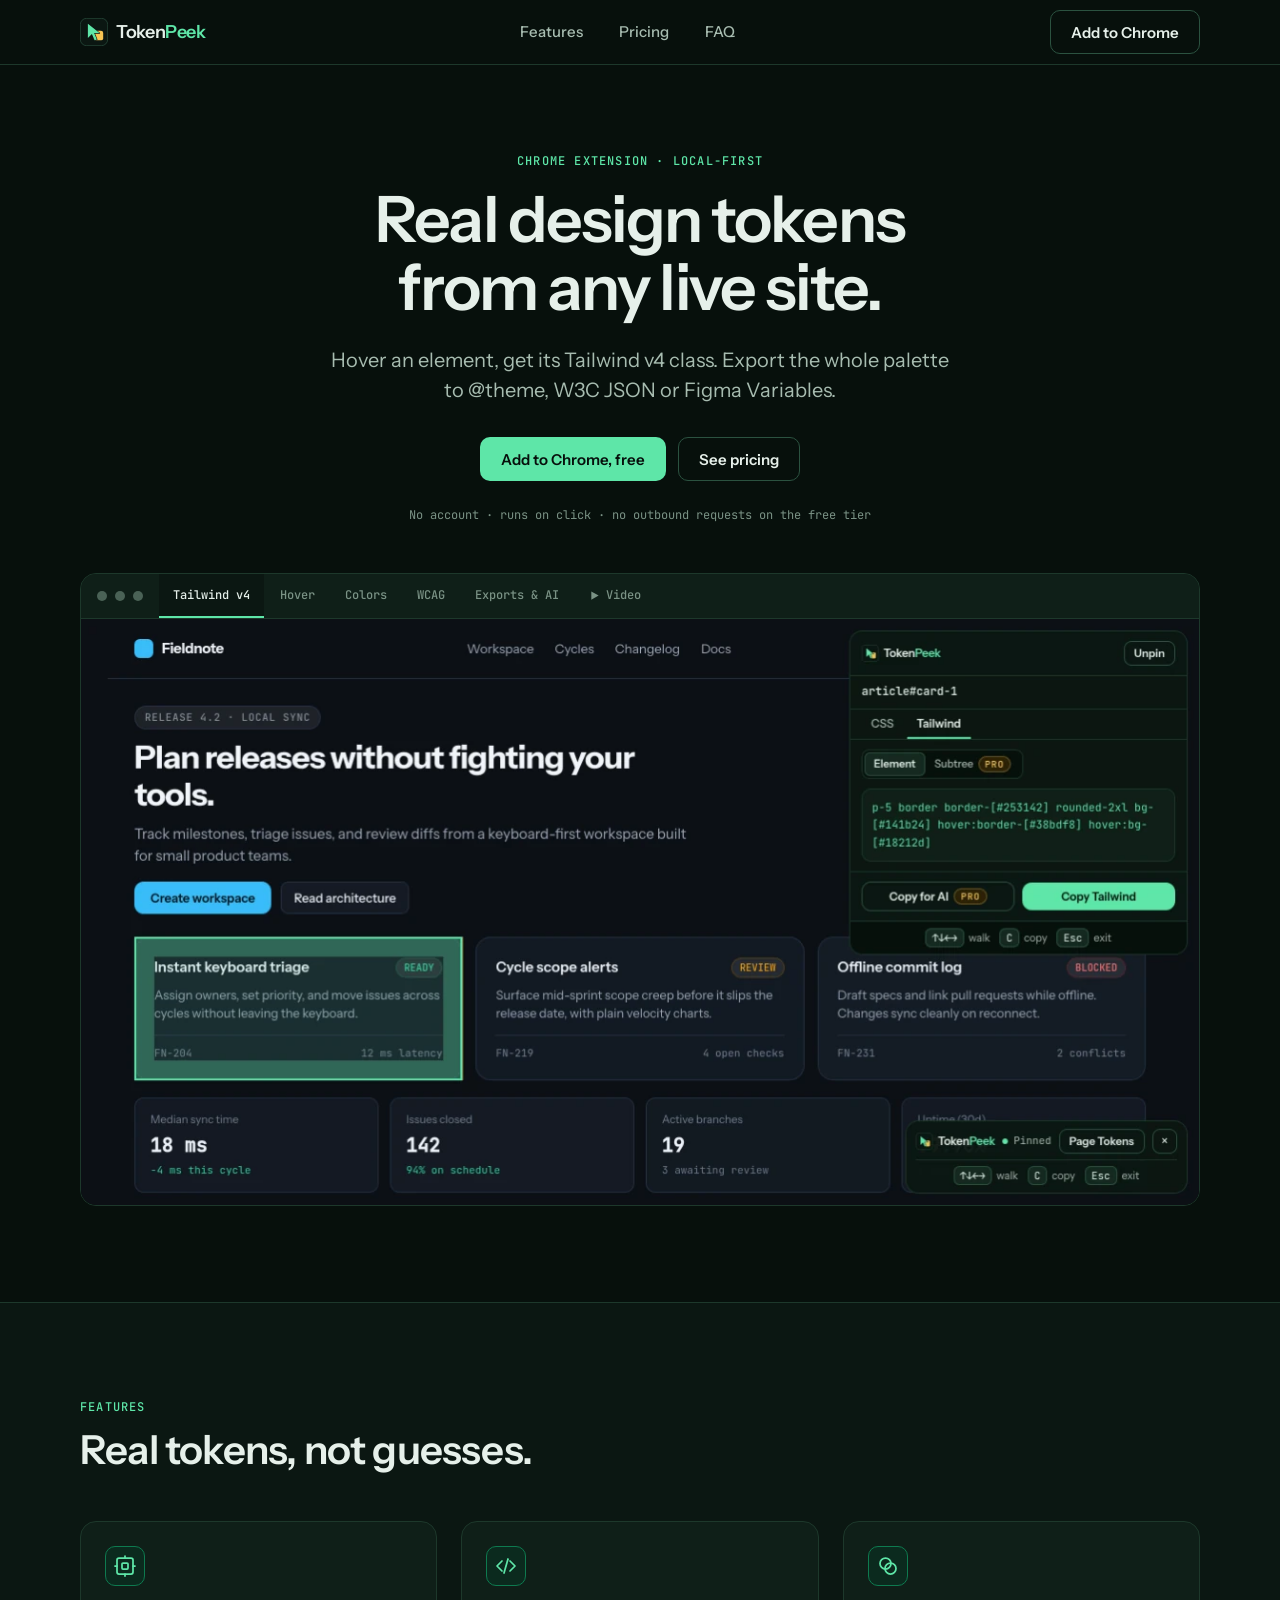
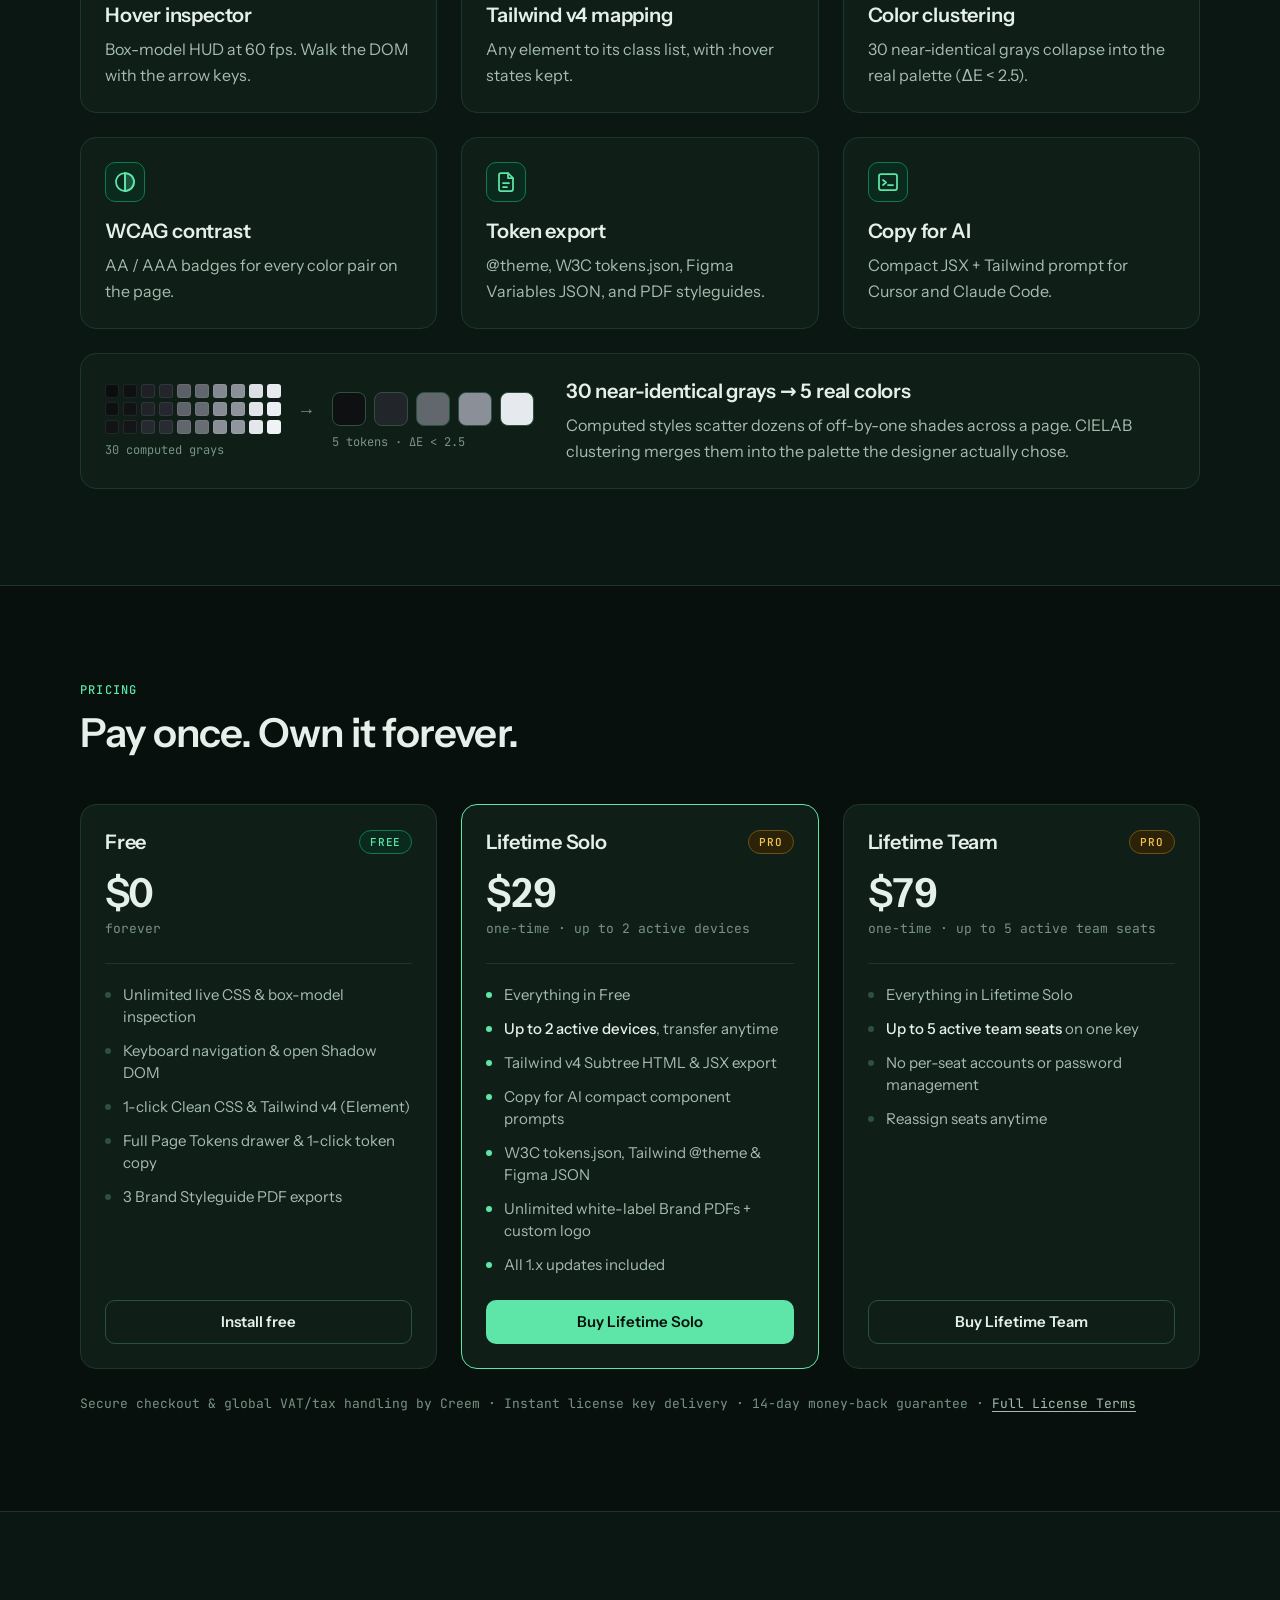
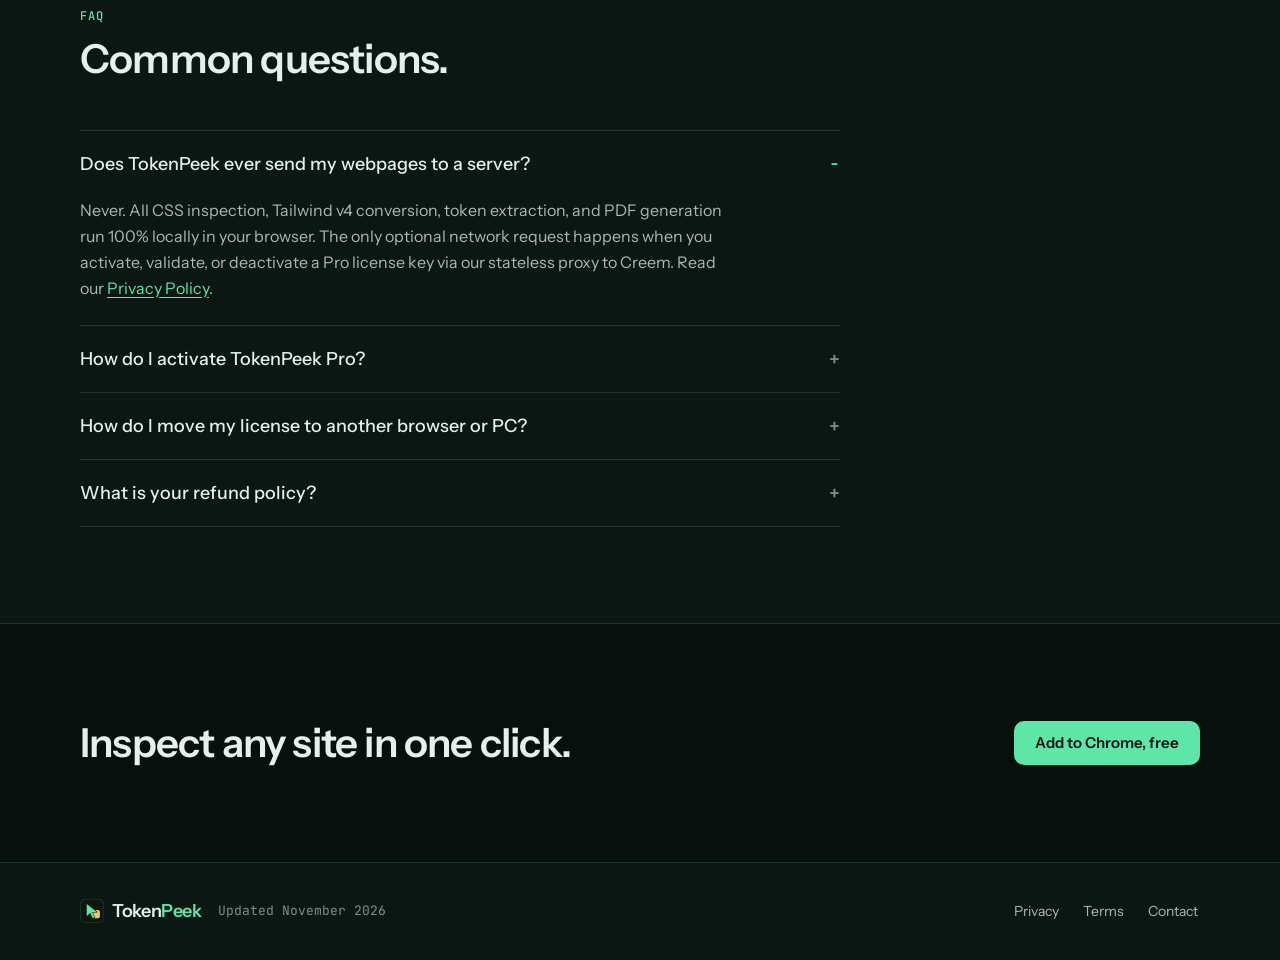
<file: index.html>
<!DOCTYPE html>
<html lang="en">
<head>
  <meta charset="utf-8">
  <meta name="viewport" content="width=device-width, initial-scale=1">
  <title>TokenPeek — Real design tokens from any live site</title>
  <meta name="description" content="Local-first Chrome extension for live CSS inspection, Tailwind v4 class mapping, CIELAB color clustering (ΔE &lt; 2.5), WCAG contrast, W3C tokens.json, Figma Variables JSON, AI prompts, and PDF styleguides.">
  <link rel="canonical" href="https://tokenpeek.noxielabs.space/">
  <meta name="theme-color" content="#07100C">

  <link rel="icon" type="image/svg+xml" href="./assets/favicon.svg">
  <link rel="icon" type="image/png" sizes="32x32" href="./assets/favicon-32x32.png">
  <link rel="apple-touch-icon" sizes="180x180" href="./assets/apple-touch-icon.png">

  <meta property="og:type" content="website">
  <meta property="og:url" content="https://tokenpeek.noxielabs.space/">
  <meta property="og:title" content="TokenPeek — Real design tokens from any live site">
  <meta property="og:description" content="Hover an element, get its Tailwind v4 class. Export the whole palette to @theme, W3C JSON or Figma Variables.">
  <meta property="og:image" content="https://tokenpeek.noxielabs.space/assets/og.png">
  <meta property="og:image:width" content="1200">
  <meta property="og:image:height" content="630">
  <meta property="og:image:alt" content="TokenPeek lockup, headline, and dark forest hover inspector preview">
  <meta name="twitter:card" content="summary_large_image">
  <meta name="twitter:title" content="TokenPeek — Real design tokens from any live site">
  <meta name="twitter:description" content="Hover an element, get its Tailwind v4 class. Export the whole palette to @theme, W3C JSON or Figma Variables.">
  <meta name="twitter:image" content="https://tokenpeek.noxielabs.space/assets/og.png">

  <link rel="preload" href="./assets/fonts/instrument-sans-latin-600-normal.woff2" as="font" type="font/woff2" crossorigin>
  <link rel="preload" href="./assets/fonts/instrument-sans-latin-400-normal.woff2" as="font" type="font/woff2" crossorigin>
  <link rel="preload" href="./assets/fonts/jetbrains-mono-latin-500-normal.woff2" as="font" type="font/woff2" crossorigin>
  <link rel="stylesheet" href="./styles.css">
</head>
<body>
  <a class="skip-link" href="#main">Skip to content</a>

  <header class="site-header">
    <div class="container nav-inner">
      <a class="brand" href="./index.html">
        <svg viewBox="0 0 128 128" width="28" height="28" aria-hidden="true"><rect width="128" height="128" rx="30" fill="#0B1712"/><rect x="1.5" y="1.5" width="125" height="125" rx="28.5" fill="none" stroke="#2B5240" stroke-width="3"/><rect x="62" y="58" width="44" height="44" rx="10" fill="#F6C453"/><path d="M36 26 L36 91.6 L54.45 73.15 L66.75 101.85 L77 97.75 L64.7 69.05 L89.3 69.05 Z" fill="#5EE6A8" stroke="#0B1712" stroke-width="5.5" stroke-linejoin="round" paint-order="stroke"/></svg>
        <span>Token<span class="brand-peek">Peek</span></span>
      </a>

      <nav class="site-nav" aria-label="Primary">
        <a href="#features">Features</a>
        <a href="#pricing">Pricing</a>
        <a href="#faq">FAQ</a>
      </nav>

      <div class="nav-actions">
        <a class="btn btn-secondary btn-nav" href="https://chromewebstore.google.com/detail/ihdffeghhnfipknimjiegjalpmfkbclk" target="_blank" rel="noopener noreferrer">
          Add to Chrome
        </a>
      </div>

      <details class="nav-mobile" id="mobile-menu">
        <summary class="nav-toggle" aria-label="Toggle navigation menu">
          <svg class="icon-menu" width="20" height="20" viewBox="0 0 24 24" fill="none" stroke="currentColor" stroke-width="1.75" stroke-linecap="round" aria-hidden="true">
            <line x1="4" y1="7" x2="20" y2="7"></line>
            <line x1="4" y1="12" x2="20" y2="12"></line>
            <line x1="4" y1="17" x2="20" y2="17"></line>
          </svg>
          <svg class="icon-close" width="20" height="20" viewBox="0 0 24 24" fill="none" stroke="currentColor" stroke-width="1.75" stroke-linecap="round" aria-hidden="true">
            <line x1="6" y1="6" x2="18" y2="18"></line>
            <line x1="18" y1="6" x2="6" y2="18"></line>
          </svg>
        </summary>
        <nav class="nav-drawer" aria-label="Mobile">
          <a href="#features">Features</a>
          <a href="#pricing">Pricing</a>
          <a href="#faq">FAQ</a>
          <a class="btn btn-primary" href="https://chromewebstore.google.com/detail/ihdffeghhnfipknimjiegjalpmfkbclk" target="_blank" rel="noopener noreferrer">
            Add to Chrome, free
          </a>
        </nav>
      </details>
    </div>
  </header>

  <main id="main">
    <section class="section-hero">
      <div class="container hero-inner">
        <p class="eyebrow">Chrome Extension &middot; Local-First</p>
        <h1 class="hero-title">Real design tokens from any live site.</h1>
        <p class="hero-subhead">
          Hover an element, get its Tailwind v4 class. Export the whole palette to @theme, W3C JSON or Figma Variables.
        </p>
        <div class="hero-actions">
          <a class="btn btn-primary" href="https://chromewebstore.google.com/detail/ihdffeghhnfipknimjiegjalpmfkbclk" target="_blank" rel="noopener noreferrer">
            Add to Chrome, free
          </a>
          <a class="btn btn-secondary" href="#pricing">
            See pricing
          </a>
        </div>
        <p class="hero-trust">
          No account &middot; runs on click &middot; no outbound requests on the free tier
        </p>
      </div>
    </section>

    <section class="section-demo" aria-label="Product preview">
      <div class="container">
        <div class="product-window">
          <div class="window-bar">
            <div class="window-dots" aria-hidden="true">
              <span></span>
              <span></span>
              <span></span>
            </div>
            <div class="window-tabs" role="tablist" aria-label="Product views">
              <button class="window-tab" type="button" role="tab" id="tab-tailwind" aria-selected="true" aria-controls="panel-tailwind">Tailwind v4</button>
              <button class="window-tab" type="button" role="tab" id="tab-hover" aria-selected="false" aria-controls="panel-hover" tabindex="-1">Hover</button>
              <button class="window-tab" type="button" role="tab" id="tab-colors" aria-selected="false" aria-controls="panel-colors" tabindex="-1">Colors</button>
              <button class="window-tab" type="button" role="tab" id="tab-wcag" aria-selected="false" aria-controls="panel-wcag" tabindex="-1">WCAG</button>
              <button class="window-tab" type="button" role="tab" id="tab-exports" aria-selected="false" aria-controls="panel-exports" tabindex="-1">Exports &amp; AI</button>
              <button class="window-tab" type="button" role="tab" id="tab-video" aria-selected="false" aria-controls="panel-video" tabindex="-1">
                <svg width="11" height="11" viewBox="0 0 12 12" fill="currentColor" aria-hidden="true"><polygon points="2.5,1.5 10.5,6 2.5,10.5"/></svg>
                Video
              </button>
            </div>
          </div>

          <div class="window-media">
            <div class="window-panel" id="panel-tailwind" role="tabpanel" aria-labelledby="tab-tailwind">
              <img src="./assets/screens/02-tailwind.webp" width="1174" height="615" alt="TokenPeek pinned inspector converting an element to Tailwind v4 utility classes including hover states" decoding="async" fetchpriority="high">
            </div>
            <div class="window-panel" id="panel-hover" role="tabpanel" aria-labelledby="tab-hover" hidden>
              <img src="./assets/screens/01-hover.webp" width="1174" height="615" alt="TokenPeek live 60 fps hover inspector showing dimensions, font, color swatches, and keyboard controls" loading="lazy" decoding="async">
            </div>
            <div class="window-panel" id="panel-colors" role="tabpanel" aria-labelledby="tab-colors" hidden>
              <img src="./assets/screens/03-colors.webp" width="1174" height="615" alt="TokenPeek Page Tokens drawer clustering 33 raw shades into 16 clean OKLCH color tokens" loading="lazy" decoding="async">
            </div>
            <div class="window-panel" id="panel-wcag" role="tabpanel" aria-labelledby="tab-wcag" hidden>
              <img src="./assets/screens/04-wcag.webp" width="1174" height="615" alt="TokenPeek Page Tokens drawer showing WCAG AA, AAA, and Fail contrast ratios on extracted colors" loading="lazy" decoding="async">
            </div>
            <div class="window-panel" id="panel-exports" role="tabpanel" aria-labelledby="tab-exports" hidden>
              <img src="./assets/screens/05-exports.webp" width="1174" height="615" alt="TokenPeek Subtree JSX, Copy for AI prompt, W3C tokens.json, Tailwind @theme, Figma JSON, and white-label PDF export" loading="lazy" decoding="async">
            </div>
            <div class="window-panel" id="panel-video" role="tabpanel" aria-labelledby="tab-video" hidden>
              <video id="demo-video" controls playsinline preload="none" width="1280" height="720" poster="./assets/demo-poster.png">
                <source src="./assets/demo.mp4" type="video/mp4">
              </video>
            </div>
          </div>
        </div>
      </div>
    </section>

    <section id="features" class="section section-alt">
      <div class="container">
        <div class="section-head">
          <p class="eyebrow">Features</p>
          <h2 class="section-title">Real tokens, not guesses.</h2>
        </div>

        <div class="features-grid">
          <article class="feature-card">
            <div class="feature-icon" aria-hidden="true">
              <svg width="24" height="24" viewBox="0 0 24 24" fill="none" stroke="currentColor" stroke-width="1.75" stroke-linecap="round" stroke-linejoin="round">
                <rect x="4" y="4" width="16" height="16" rx="2"></rect>
                <rect x="9" y="9" width="6" height="6" rx="1"></rect>
                <line x1="12" y1="2" x2="12" y2="4"></line>
                <line x1="12" y1="20" x2="12" y2="22"></line>
                <line x1="2" y1="12" x2="4" y2="12"></line>
                <line x1="20" y1="12" x2="22" y2="12"></line>
              </svg>
            </div>
            <h3>Hover inspector</h3>
            <p>Box-model HUD at 60 fps. Walk the DOM with the arrow keys.</p>
          </article>

          <article class="feature-card">
            <div class="feature-icon" aria-hidden="true">
              <svg width="24" height="24" viewBox="0 0 24 24" fill="none" stroke="currentColor" stroke-width="1.75" stroke-linecap="round" stroke-linejoin="round">
                <polyline points="8 7 3 12 8 17"></polyline>
                <polyline points="16 7 21 12 16 17"></polyline>
                <line x1="14" y1="5" x2="10" y2="19"></line>
              </svg>
            </div>
            <h3>Tailwind v4 mapping</h3>
            <p>Any element to its class list, with :hover states kept.</p>
          </article>

          <article class="feature-card">
            <div class="feature-icon" aria-hidden="true">
              <svg width="24" height="24" viewBox="0 0 24 24" fill="none" stroke="currentColor" stroke-width="1.75" stroke-linecap="round" stroke-linejoin="round">
                <circle cx="9.5" cy="9.5" r="5.5"></circle>
                <circle cx="14.5" cy="14.5" r="5.5"></circle>
              </svg>
            </div>
            <h3>Color clustering</h3>
            <p>30 near-identical grays collapse into the real palette (&Delta;E &lt; 2.5).</p>
          </article>

          <article class="feature-card">
            <div class="feature-icon" aria-hidden="true">
              <svg width="24" height="24" viewBox="0 0 24 24" fill="none" stroke="currentColor" stroke-width="1.75" stroke-linecap="round" stroke-linejoin="round">
                <circle cx="12" cy="12" r="9"></circle>
                <path d="M12 3a9 9 0 0 1 0 18z" fill="currentColor" fill-opacity="0.22"></path>
                <line x1="12" y1="3" x2="12" y2="21"></line>
              </svg>
            </div>
            <h3>WCAG contrast</h3>
            <p>AA / AAA badges for every color pair on the page.</p>
          </article>

          <article class="feature-card">
            <div class="feature-icon" aria-hidden="true">
              <svg width="24" height="24" viewBox="0 0 24 24" fill="none" stroke="currentColor" stroke-width="1.75" stroke-linecap="round" stroke-linejoin="round">
                <path d="M14 3H7a2 2 0 0 0-2 2v14a2 2 0 0 0 2 2h10a2 2 0 0 0 2-2V8z"></path>
                <polyline points="14 3 14 8 19 8"></polyline>
                <line x1="9" y1="13" x2="15" y2="13"></line>
                <line x1="9" y1="17" x2="13" y2="17"></line>
              </svg>
            </div>
            <h3>Token export</h3>
            <p>@theme, W3C tokens.json, Figma Variables JSON, and PDF styleguides.</p>
          </article>

          <article class="feature-card">
            <div class="feature-icon" aria-hidden="true">
              <svg width="24" height="24" viewBox="0 0 24 24" fill="none" stroke="currentColor" stroke-width="1.75" stroke-linecap="round" stroke-linejoin="round">
                <rect x="3" y="4" width="18" height="16" rx="2"></rect>
                <polyline points="7 10 10 12.5 7 15"></polyline>
                <line x1="12" y1="15" x2="17" y2="15"></line>
              </svg>
            </div>
            <h3>Copy for AI</h3>
            <p>Compact JSX + Tailwind prompt for Cursor and Claude Code.</p>
          </article>
        </div>

        <article class="cluster-card">
          <div class="cluster-diagram" role="img" aria-label="30 slightly different raw grays clustered into 5 clean neutral color tokens">
            <div class="cluster-group">
              <div class="raw-swatches" aria-hidden="true">
                <span style="background:#0C0D0E"></span>
                <span style="background:#0F1011"></span>
                <span style="background:#1E2025"></span>
                <span style="background:#22252A"></span>
                <span style="background:#5B5F66"></span>
                <span style="background:#62666D"></span>
                <span style="background:#838891"></span>
                <span style="background:#8A8F98"></span>
                <span style="background:#DCE0E5"></span>
                <span style="background:#E6EAEE"></span>
                <span style="background:#0E0F10"></span>
                <span style="background:#111214"></span>
                <span style="background:#202328"></span>
                <span style="background:#24272D"></span>
                <span style="background:#5E6269"></span>
                <span style="background:#656970"></span>
                <span style="background:#868B94"></span>
                <span style="background:#8D929B"></span>
                <span style="background:#E0E4E9"></span>
                <span style="background:#EAEFF3"></span>
                <span style="background:#121315"></span>
                <span style="background:#141517"></span>
                <span style="background:#262A30"></span>
                <span style="background:#282C32"></span>
                <span style="background:#61656C"></span>
                <span style="background:#686C73"></span>
                <span style="background:#898E97"></span>
                <span style="background:#90959E"></span>
                <span style="background:#E4E8EC"></span>
                <span style="background:#F0F3F6"></span>
              </div>
              <span class="cluster-label">30 computed grays</span>
            </div>

            <span class="cluster-arrow" aria-hidden="true">&rarr;</span>

            <div class="cluster-group">
              <div class="real-swatches" aria-hidden="true">
                <span style="background:#0F1011"></span>
                <span style="background:#22252A"></span>
                <span style="background:#62666D"></span>
                <span style="background:#8A8F98"></span>
                <span style="background:#E6EAEE"></span>
              </div>
              <span class="cluster-label">5 tokens &middot; &Delta;E &lt; 2.5</span>
            </div>
          </div>

          <div class="cluster-copy">
            <h3>30 near-identical grays &rarr; 5 real colors</h3>
            <p>
              Computed styles scatter dozens of off-by-one shades across a page. CIELAB clustering merges them into the palette the designer actually chose.
            </p>
          </div>
        </article>
      </div>
    </section>

    <section id="pricing" class="section">
      <div class="container">
        <div class="section-head">
          <p class="eyebrow">Pricing</p>
          <h2 class="section-title">Pay once. Own it forever.</h2>
        </div>

        <div class="pricing-grid">
          <article class="price-card">
            <div class="price-head">
              <h3 class="tier-name">Free</h3>
              <span class="badge badge-free">Free</span>
            </div>
            <p class="tier-price">$0</p>
            <p class="tier-cadence">forever</p>
            <ul class="tier-list">
              <li>Unlimited live CSS &amp; box-model inspection</li>
              <li>Keyboard navigation &amp; open Shadow DOM</li>
              <li>1-click Clean CSS &amp; Tailwind v4 (Element)</li>
              <li>Full Page Tokens drawer &amp; 1-click token copy</li>
              <li>3 Brand Styleguide PDF exports</li>
            </ul>
            <a class="btn btn-secondary" href="https://chromewebstore.google.com/detail/ihdffeghhnfipknimjiegjalpmfkbclk" target="_blank" rel="noopener noreferrer">
              Install free
            </a>
          </article>

          <article class="price-card recommended">
            <div class="price-head">
              <h3 class="tier-name">Lifetime Solo</h3>
              <span class="badge badge-pro">Pro</span>
            </div>
            <p class="tier-price">$29</p>
            <p class="tier-cadence">one-time &middot; up to 2 active devices</p>
            <ul class="tier-list">
              <li>Everything in Free</li>
              <li><strong>Up to 2 active devices</strong>, transfer anytime</li>
              <li>Tailwind v4 Subtree HTML &amp; JSX export</li>
              <li>Copy for AI compact component prompts</li>
              <li>W3C tokens.json, Tailwind @theme &amp; Figma JSON</li>
              <li>Unlimited white-label Brand PDFs + custom logo</li>
              <li>All 1.x updates included</li>
            </ul>
            <a class="btn btn-primary" href="https://www.creem.io/payment/prod_6dLuMmZ65rDqj4vWuSoZ6r" target="_blank" rel="noopener noreferrer">
              Buy Lifetime Solo
            </a>
          </article>

          <article class="price-card">
            <div class="price-head">
              <h3 class="tier-name">Lifetime Team</h3>
              <span class="badge badge-pro">Pro</span>
            </div>
            <p class="tier-price">$79</p>
            <p class="tier-cadence">one-time &middot; up to 5 active team seats</p>
            <ul class="tier-list">
              <li>Everything in Lifetime Solo</li>
              <li><strong>Up to 5 active team seats</strong> on one key</li>
              <li>No per-seat accounts or password management</li>
              <li>Reassign seats anytime</li>
            </ul>
            <a class="btn btn-secondary" href="https://www.creem.io/payment/prod_1QHH3J7SLBnVCczdFycNqf" target="_blank" rel="noopener noreferrer">
              Buy Lifetime Team
            </a>
          </article>
        </div>

        <p class="pricing-footnote">
          Secure checkout &amp; global VAT/tax handling by Creem &middot; Instant license key delivery &middot; 14-day money-back guarantee &middot; <a href="./terms.html">Full License Terms</a>
        </p>
      </div>
    </section>

    <section id="faq" class="section section-alt">
      <div class="container">
        <div class="section-head">
          <p class="eyebrow">FAQ</p>
          <h2 class="section-title">Common questions.</h2>
        </div>

        <div class="faq-list">
          <details class="faq-item" open>
            <summary>Does TokenPeek ever send my webpages to a server?</summary>
            <p class="faq-answer">
              Never. All CSS inspection, Tailwind v4 conversion, token extraction, and PDF generation run 100% locally in your browser. The only optional network request happens when you activate, validate, or deactivate a Pro license key via our stateless proxy to Creem. Read our <a href="./privacy.html">Privacy Policy</a>.
            </p>
          </details>

          <details class="faq-item">
            <summary>How do I activate TokenPeek Pro?</summary>
            <p class="faq-answer">
              No TokenPeek account is required. After checkout on Creem, copy your license key from the receipt page or confirmation email. Open any webpage in Chrome, click the <strong>TokenPeek</strong> toolbar icon, click <strong>Pro</strong>, paste your key, and press <strong>Activate</strong>.
            </p>
          </details>

          <details class="faq-item">
            <summary>How do I move my license to another browser or PC?</summary>
            <p class="faq-answer">
              Open TokenPeek on your current browser, click <strong>PRO &check;</strong>, and click <strong>Deactivate on this browser</strong>. This immediately frees your device slot on Creem so you can activate the same key on your new PC or Chrome profile. Lost a device? Email <a href="mailto:noxielabs@gmail.com">noxielabs@gmail.com</a> and we will release the slot.
            </p>
          </details>

          <details class="faq-item">
            <summary>What is your refund policy?</summary>
            <p class="faq-answer">
              Every Lifetime Solo ($29) and Lifetime Team ($79) purchase includes a straightforward <strong>14-day money-back guarantee</strong>. If TokenPeek Pro isn&rsquo;t right for your workflow, contact <a href="mailto:noxielabs@gmail.com">noxielabs@gmail.com</a> with your Creem order ID within 14 days for a full refund (refunded keys are automatically disabled).
            </p>
          </details>
        </div>
      </div>
    </section>

    <section class="section">
      <div class="container cta-row">
        <h2 class="section-title">Inspect any site in one click.</h2>
        <a class="btn btn-primary" href="https://chromewebstore.google.com/detail/ihdffeghhnfipknimjiegjalpmfkbclk" target="_blank" rel="noopener noreferrer">
          Add to Chrome, free
        </a>
      </div>
    </section>
  </main>

  <footer class="site-footer">
    <div class="container footer-inner">
      <div class="footer-left">
        <a class="brand" href="./index.html">
          <svg viewBox="0 0 128 128" width="24" height="24" aria-hidden="true"><rect width="128" height="128" rx="30" fill="#0B1712"/><rect x="1.5" y="1.5" width="125" height="125" rx="28.5" fill="none" stroke="#2B5240" stroke-width="3"/><rect x="62" y="58" width="44" height="44" rx="10" fill="#F6C453"/><path d="M36 26 L36 91.6 L54.45 73.15 L66.75 101.85 L77 97.75 L64.7 69.05 L89.3 69.05 Z" fill="#5EE6A8" stroke="#0B1712" stroke-width="5.5" stroke-linejoin="round" paint-order="stroke"/></svg>
          <span>Token<span class="brand-peek">Peek</span></span>
        </a>
        <span class="footer-meta">Updated November 2026</span>
      </div>
      <nav class="footer-links" aria-label="Footer">
        <a href="./privacy.html">Privacy</a>
        <a href="./terms.html">Terms</a>
        <a href="mailto:noxielabs@gmail.com">Contact</a>
      </nav>
    </div>
  </footer>

  <script>
    (function () {
      var m = document.getElementById("mobile-menu");
      if (m) {
        m.addEventListener("click", function (e) {
          if (e.target.closest(".nav-drawer a")) m.removeAttribute("open");
        });
        document.addEventListener("keydown", function (e) {
          if (e.key === "Escape" && m.hasAttribute("open")) m.removeAttribute("open");
        });
      }

      var tablist = document.querySelector(".window-tabs");
      if (!tablist) return;
      var tabs = Array.prototype.slice.call(tablist.querySelectorAll('[role="tab"]'));
      var video = document.getElementById("demo-video");

      function selectTab(next, focusTab) {
        tabs.forEach(function (tab) {
          var active = tab === next;
          tab.setAttribute("aria-selected", active ? "true" : "false");
          tab.tabIndex = active ? 0 : -1;
          var panel = document.getElementById(tab.getAttribute("aria-controls"));
          if (panel) panel.hidden = !active;
        });
        if (video && next.id !== "tab-video" && !video.paused) video.pause();
        if (focusTab) next.focus();
      }

      tablist.addEventListener("click", function (e) {
        var tab = e.target.closest('[role="tab"]');
        if (tab) selectTab(tab, false);
      });

      tablist.addEventListener("keydown", function (e) {
        var i = tabs.indexOf(document.activeElement);
        if (i < 0) return;
        if (e.key === "ArrowRight") { e.preventDefault(); selectTab(tabs[(i + 1) % tabs.length], true); }
        else if (e.key === "ArrowLeft") { e.preventDefault(); selectTab(tabs[(i - 1 + tabs.length) % tabs.length], true); }
        else if (e.key === "Home") { e.preventDefault(); selectTab(tabs[0], true); }
        else if (e.key === "End") { e.preventDefault(); selectTab(tabs[tabs.length - 1], true); }
      });
    })();
  </script>
</body>
</html>
</file>
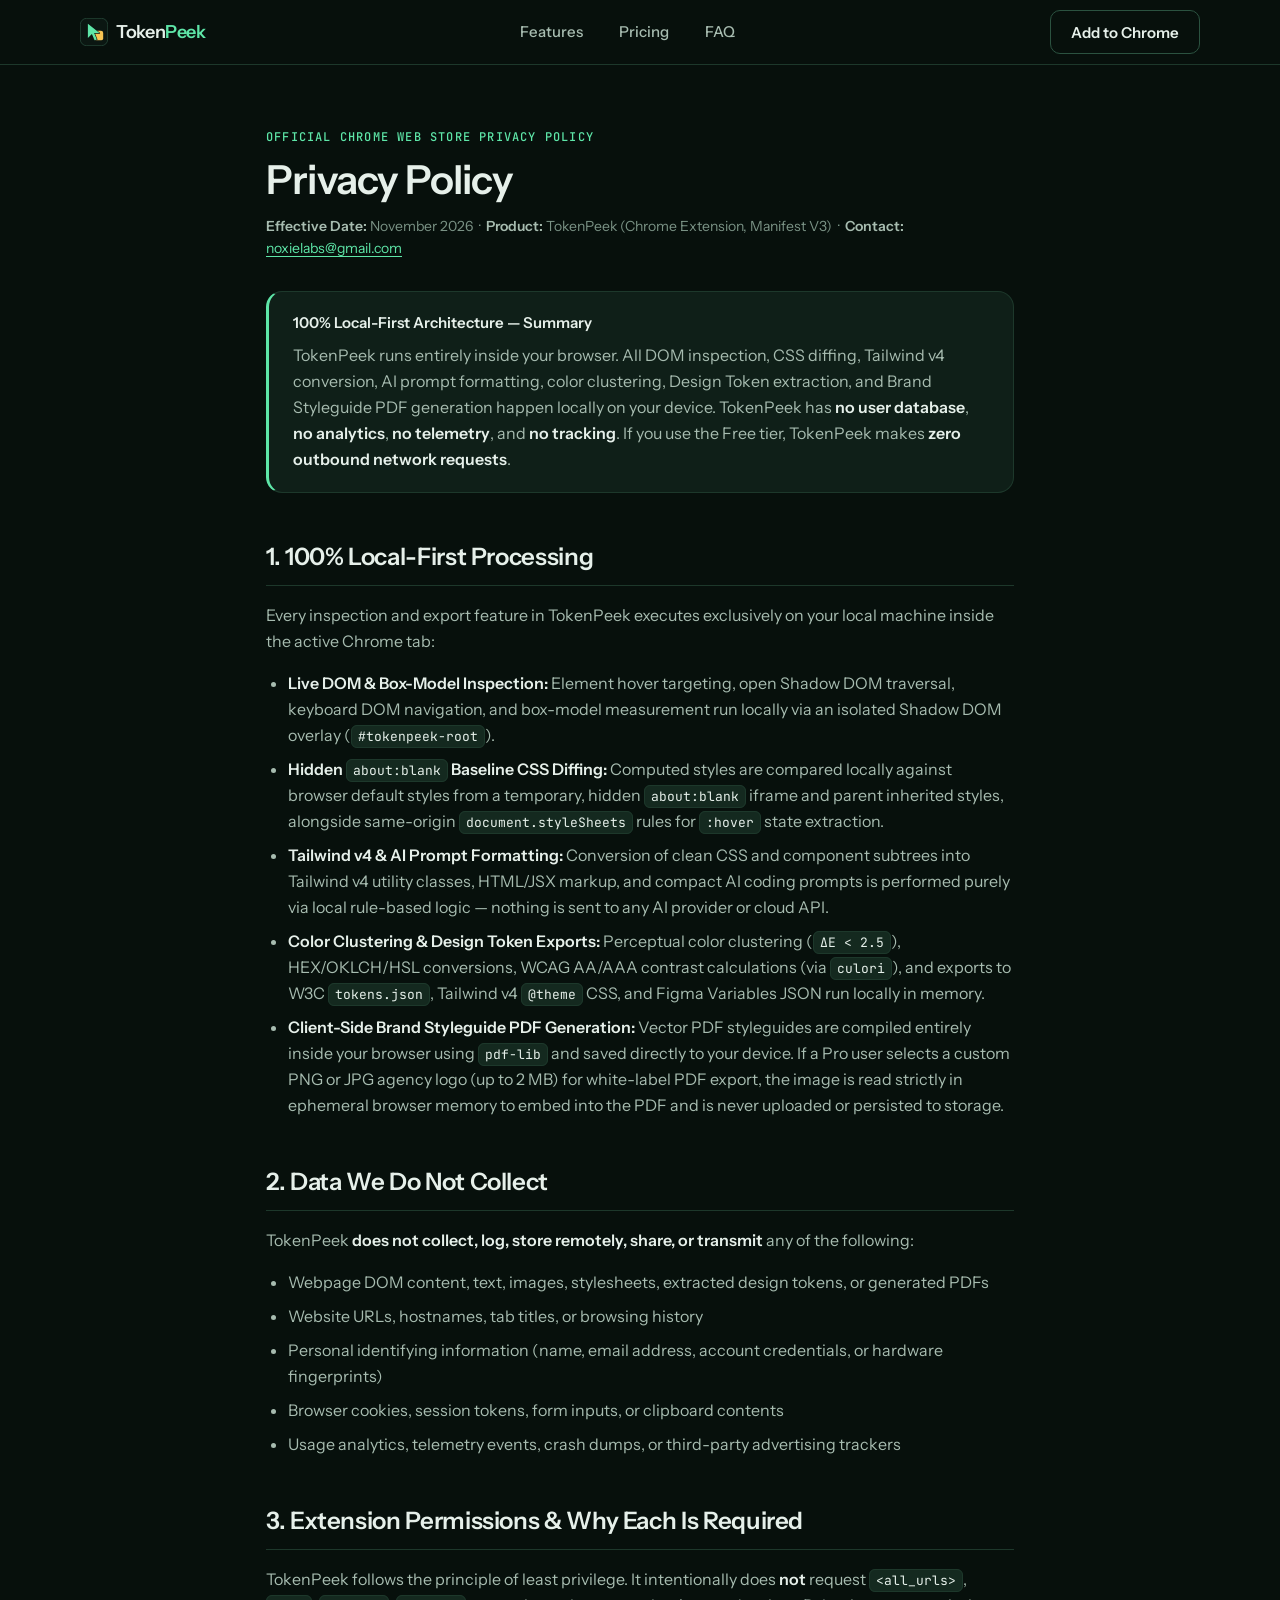
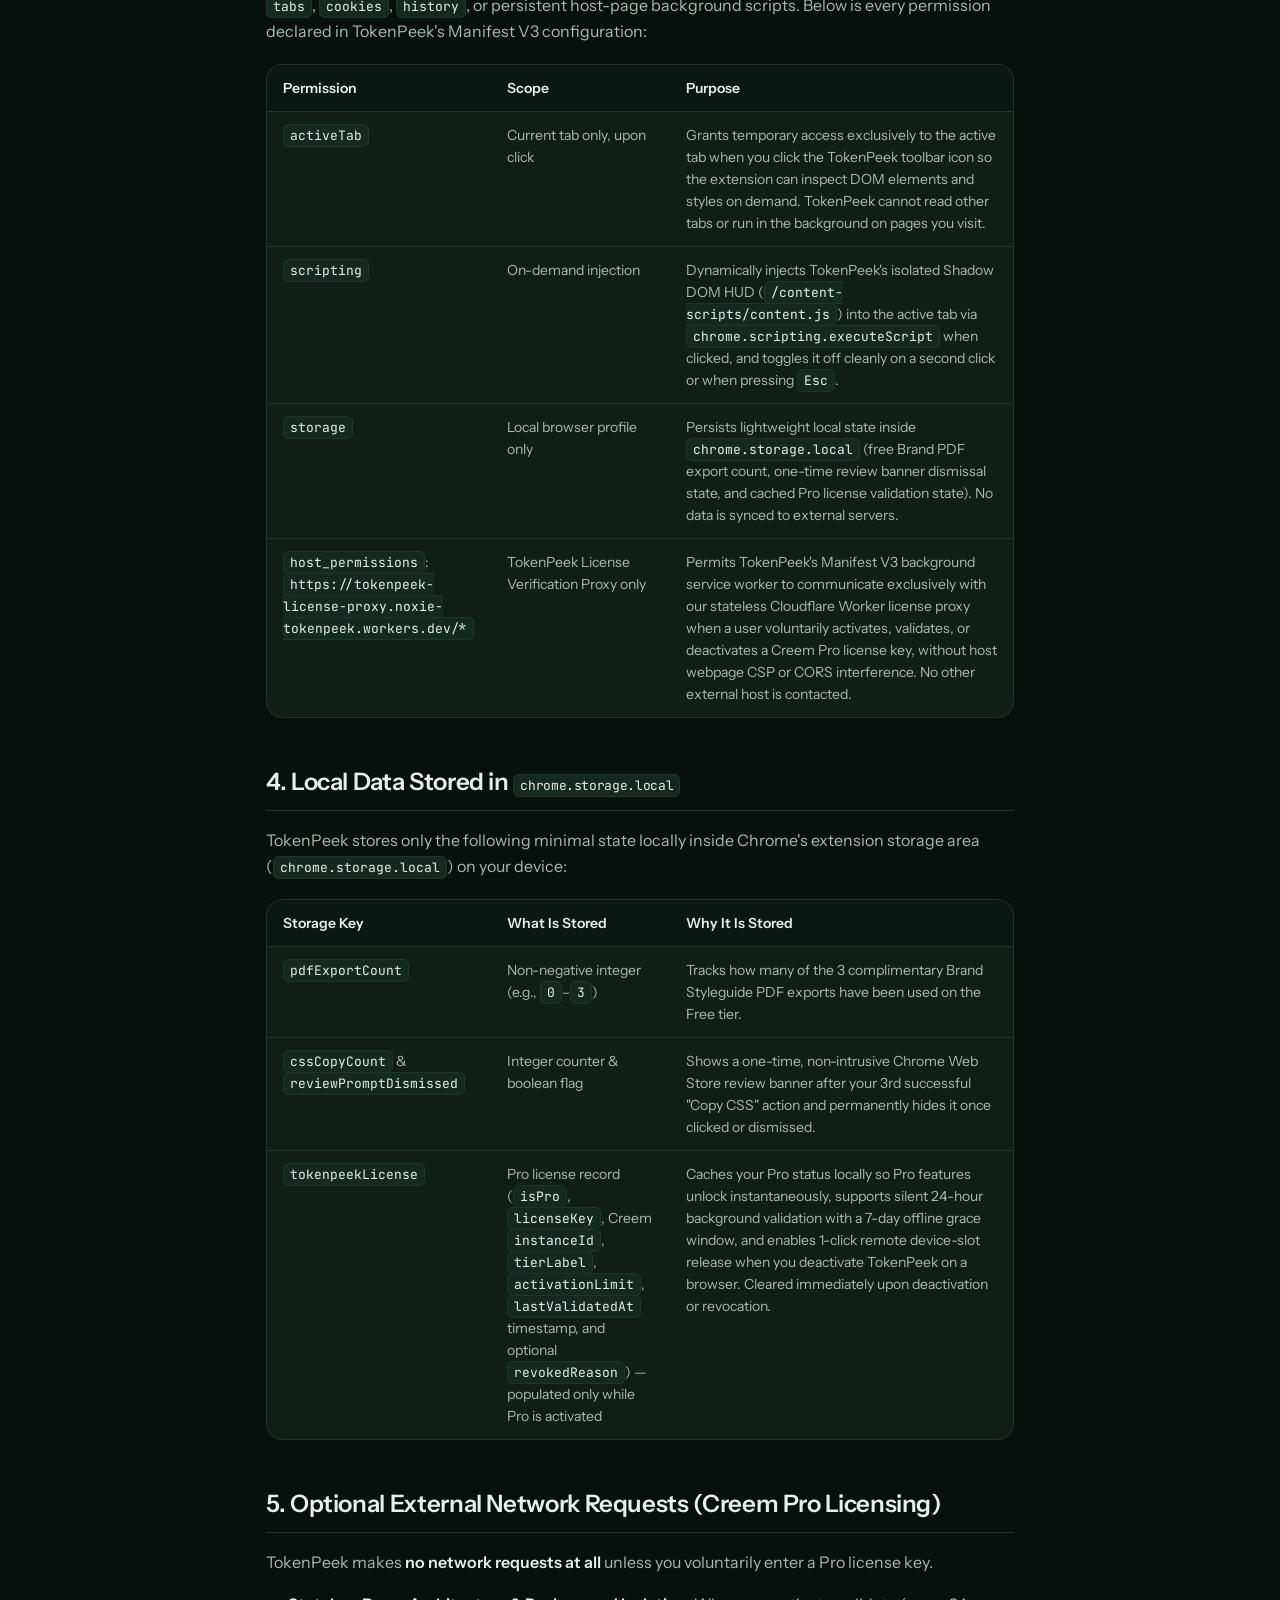
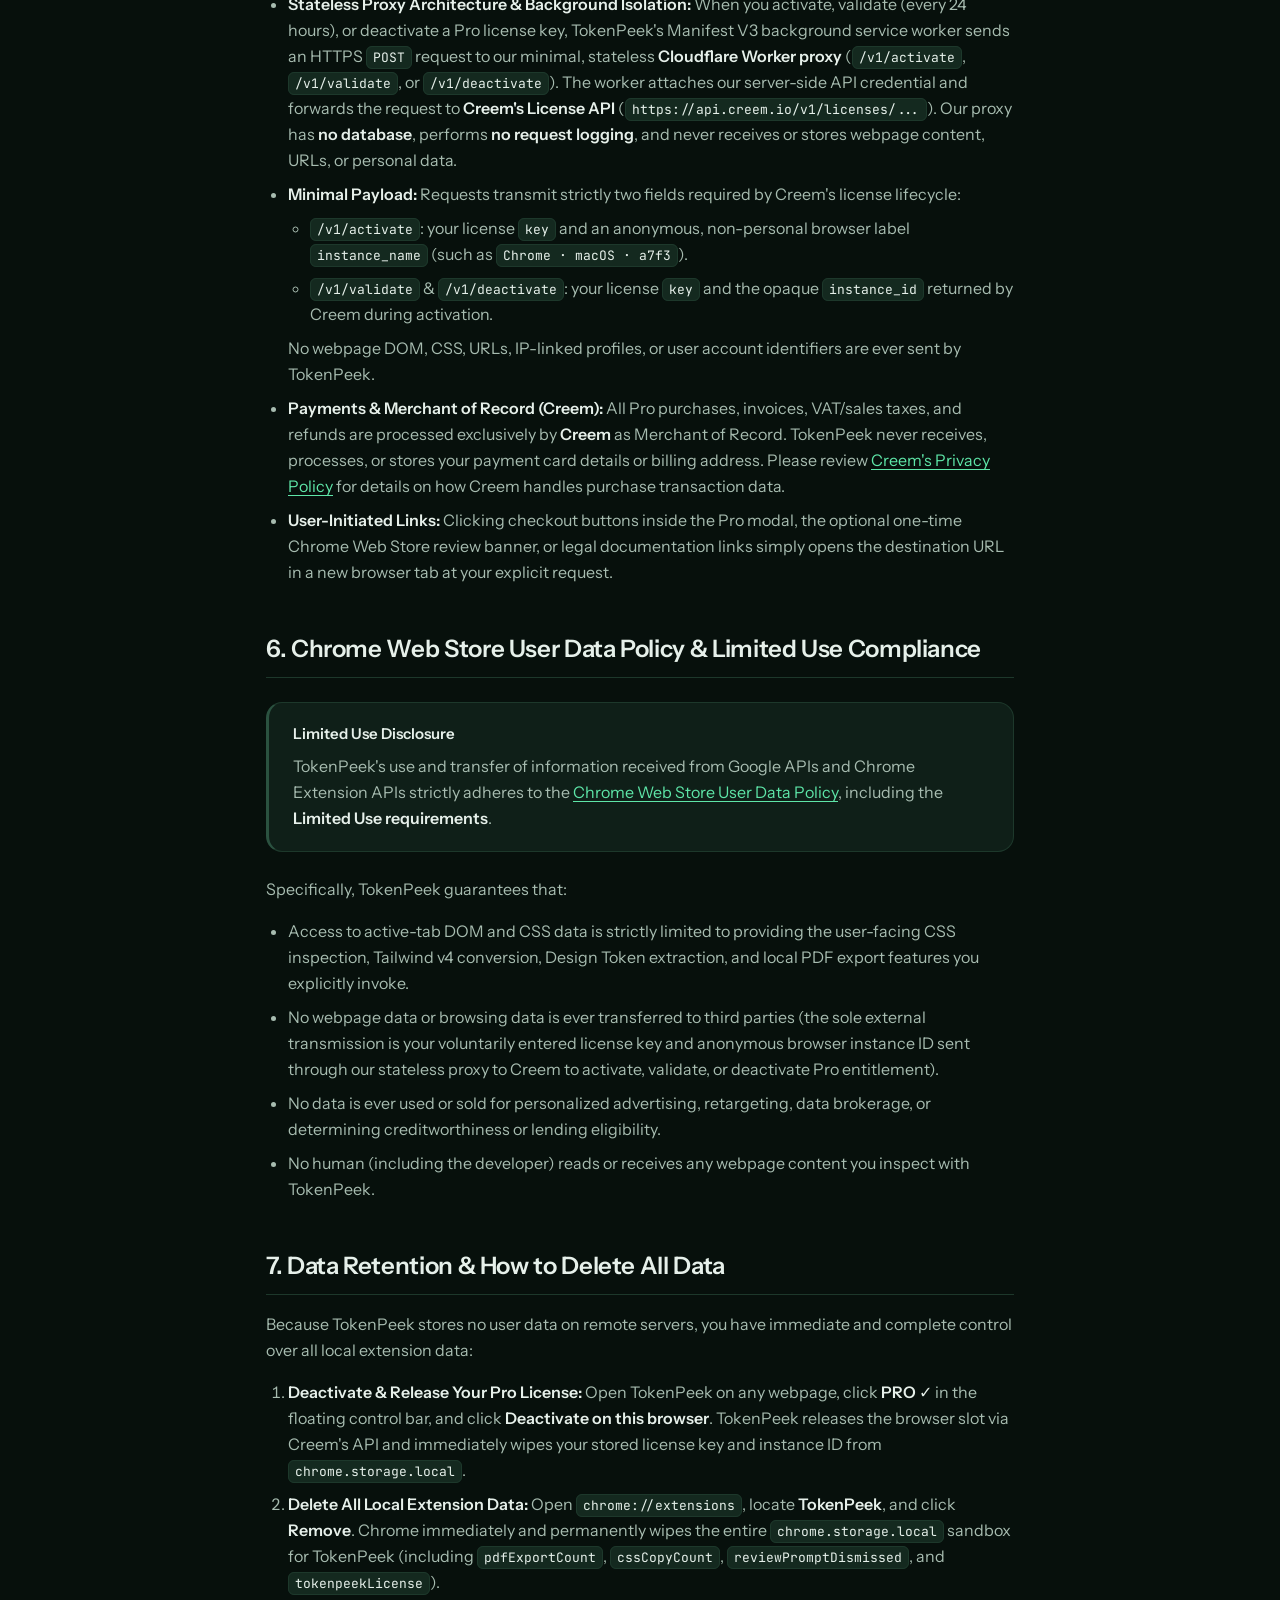
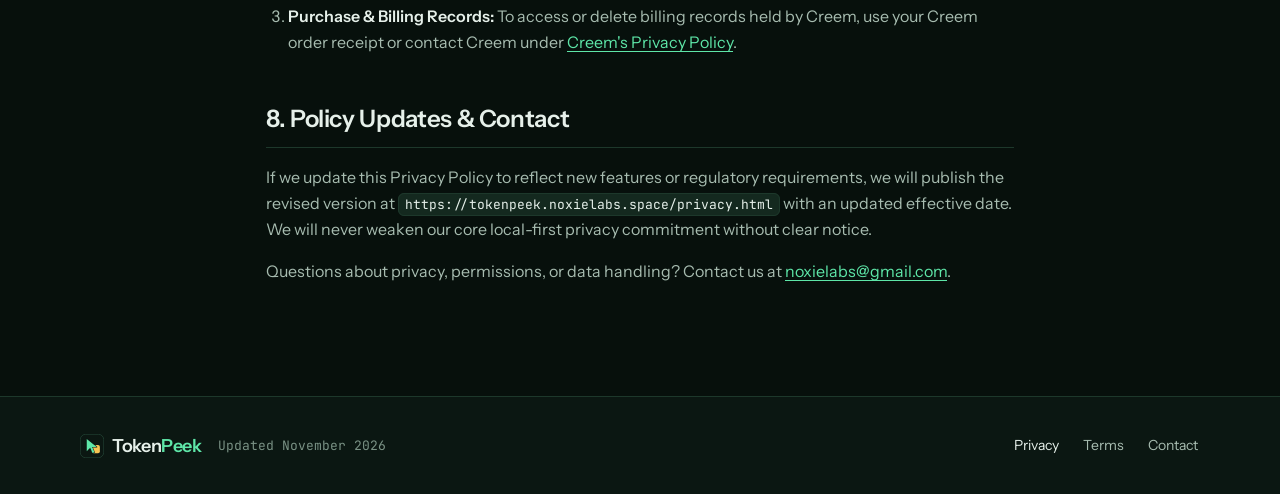
<file: privacy.html>
<!DOCTYPE html>
<html lang="en">
<head>
  <meta charset="utf-8">
  <meta name="viewport" content="width=device-width, initial-scale=1">
  <title>Privacy Policy — TokenPeek for Chrome</title>
  <meta name="description" content="Official Privacy Policy for TokenPeek, a 100% local-first Chrome extension for live CSS inspection, Tailwind v4 conversion, Design Token extraction, and Brand Styleguide PDF generation.">
  <link rel="canonical" href="https://tokenpeek.noxielabs.space/privacy.html">
  <meta name="theme-color" content="#07100C">

  <link rel="icon" type="image/svg+xml" href="./assets/favicon.svg">
  <link rel="icon" type="image/png" sizes="32x32" href="./assets/favicon-32x32.png">
  <link rel="apple-touch-icon" sizes="180x180" href="./assets/apple-touch-icon.png">

  <meta property="og:type" content="website">
  <meta property="og:url" content="https://tokenpeek.noxielabs.space/privacy.html">
  <meta property="og:title" content="Privacy Policy — TokenPeek for Chrome">
  <meta property="og:description" content="Official Privacy Policy for TokenPeek, a 100% local-first Chrome extension for live CSS inspection, Tailwind v4 conversion, Design Token extraction, and Brand Styleguide PDF generation.">
  <meta property="og:image" content="https://tokenpeek.noxielabs.space/assets/og.png">
  <meta property="og:image:width" content="1200">
  <meta property="og:image:height" content="630">
  <meta name="twitter:card" content="summary_large_image">
  <meta name="twitter:image" content="https://tokenpeek.noxielabs.space/assets/og.png">

  <link rel="preload" href="./assets/fonts/instrument-sans-latin-600-normal.woff2" as="font" type="font/woff2" crossorigin>
  <link rel="preload" href="./assets/fonts/instrument-sans-latin-400-normal.woff2" as="font" type="font/woff2" crossorigin>
  <link rel="stylesheet" href="./styles.css">
</head>
<body>
  <a class="skip-link" href="#main">Skip to content</a>

  <header class="site-header">
    <div class="container nav-inner">
      <a class="brand" href="./index.html">
        <svg viewBox="0 0 128 128" width="28" height="28" aria-hidden="true"><rect width="128" height="128" rx="30" fill="#0B1712"/><rect x="1.5" y="1.5" width="125" height="125" rx="28.5" fill="none" stroke="#2B5240" stroke-width="3"/><rect x="62" y="58" width="44" height="44" rx="10" fill="#F6C453"/><path d="M36 26 L36 91.6 L54.45 73.15 L66.75 101.85 L77 97.75 L64.7 69.05 L89.3 69.05 Z" fill="#5EE6A8" stroke="#0B1712" stroke-width="5.5" stroke-linejoin="round" paint-order="stroke"/></svg>
        <span>Token<span class="brand-peek">Peek</span></span>
      </a>

      <nav class="site-nav" aria-label="Primary">
        <a href="./index.html#features">Features</a>
        <a href="./index.html#pricing">Pricing</a>
        <a href="./index.html#faq">FAQ</a>
      </nav>

      <div class="nav-actions">
        <a class="btn btn-secondary btn-nav" href="https://chromewebstore.google.com/detail/ihdffeghhnfipknimjiegjalpmfkbclk" target="_blank" rel="noopener noreferrer">
          Add to Chrome
        </a>
      </div>

      <details class="nav-mobile" id="mobile-menu">
        <summary class="nav-toggle" aria-label="Toggle navigation menu">
          <svg class="icon-menu" width="20" height="20" viewBox="0 0 24 24" fill="none" stroke="currentColor" stroke-width="1.75" stroke-linecap="round" aria-hidden="true">
            <line x1="4" y1="7" x2="20" y2="7"></line>
            <line x1="4" y1="12" x2="20" y2="12"></line>
            <line x1="4" y1="17" x2="20" y2="17"></line>
          </svg>
          <svg class="icon-close" width="20" height="20" viewBox="0 0 24 24" fill="none" stroke="currentColor" stroke-width="1.75" stroke-linecap="round" aria-hidden="true">
            <line x1="6" y1="6" x2="18" y2="18"></line>
            <line x1="18" y1="6" x2="6" y2="18"></line>
          </svg>
        </summary>
        <nav class="nav-drawer" aria-label="Mobile">
          <a href="./index.html#features">Features</a>
          <a href="./index.html#pricing">Pricing</a>
          <a href="./index.html#faq">FAQ</a>
          <a class="btn btn-primary" href="https://chromewebstore.google.com/detail/ihdffeghhnfipknimjiegjalpmfkbclk" target="_blank" rel="noopener noreferrer">
            Add to Chrome, free
          </a>
        </nav>
      </details>
    </div>
  </header>

  <main id="main" class="legal-main">
    <div class="container">
      <article class="legal-article">
        <span class="eyebrow">Official Chrome Web Store Privacy Policy</span>
        <h1>Privacy Policy</h1>
        <p class="meta">
          <strong>Effective Date:</strong> November 2026 &nbsp;&middot;&nbsp;
          <strong>Product:</strong> TokenPeek (Chrome Extension, Manifest V3) &nbsp;&middot;&nbsp;
          <strong>Contact:</strong> <a href="mailto:noxielabs@gmail.com">noxielabs@gmail.com</a>
        </p>

        <div class="callout ok">
          <div class="callout-title">100% Local-First Architecture — Summary</div>
          <p>
            TokenPeek runs entirely inside your browser. All DOM inspection, CSS diffing, Tailwind v4 conversion,
            AI prompt formatting, color clustering, Design Token extraction, and Brand Styleguide PDF generation happen
            locally on your device. TokenPeek has <strong>no user database</strong>, <strong>no analytics</strong>,
            <strong>no telemetry</strong>, and <strong>no tracking</strong>. If you use the Free tier, TokenPeek makes
            <strong>zero outbound network requests</strong>.
          </p>
        </div>

        <h2>1. 100% Local-First Processing</h2>
        <p>
          Every inspection and export feature in TokenPeek executes exclusively on your local machine inside the active
          Chrome tab:
        </p>
        <ul>
          <li>
            <strong>Live DOM &amp; Box-Model Inspection:</strong> Element hover targeting, open Shadow DOM traversal,
            keyboard DOM navigation, and box-model measurement run locally via an isolated Shadow DOM overlay
            (<code>#tokenpeek-root</code>).
          </li>
          <li>
            <strong>Hidden <code>about:blank</code> Baseline CSS Diffing:</strong> Computed styles are compared locally
            against browser default styles from a temporary, hidden <code>about:blank</code> iframe and parent inherited
            styles, alongside same-origin <code>document.styleSheets</code> rules for <code>:hover</code> state extraction.
          </li>
          <li>
            <strong>Tailwind v4 &amp; AI Prompt Formatting:</strong> Conversion of clean CSS and component subtrees into
            Tailwind v4 utility classes, HTML/JSX markup, and compact AI coding prompts is performed purely via local
            rule-based logic — nothing is sent to any AI provider or cloud API.
          </li>
          <li>
            <strong>Color Clustering &amp; Design Token Exports:</strong> Perceptual color clustering
            (<code>&Delta;E &lt; 2.5</code>), HEX/OKLCH/HSL conversions, WCAG AA/AAA contrast calculations (via
            <code>culori</code>), and exports to W3C <code>tokens.json</code>, Tailwind v4 <code>@theme</code> CSS, and
            Figma Variables JSON run locally in memory.
          </li>
          <li>
            <strong>Client-Side Brand Styleguide PDF Generation:</strong> Vector PDF styleguides are compiled entirely
            inside your browser using <code>pdf-lib</code> and saved directly to your device. If a Pro user selects a
            custom PNG or JPG agency logo (up to 2 MB) for white-label PDF export, the image is read strictly in
            ephemeral browser memory to embed into the PDF and is never uploaded or persisted to storage.
          </li>
        </ul>

        <h2>2. Data We Do Not Collect</h2>
        <p>
          TokenPeek <strong>does not collect, log, store remotely, share, or transmit</strong> any of the following:
        </p>
        <ul>
          <li>Webpage DOM content, text, images, stylesheets, extracted design tokens, or generated PDFs</li>
          <li>Website URLs, hostnames, tab titles, or browsing history</li>
          <li>Personal identifying information (name, email address, account credentials, or hardware fingerprints)</li>
          <li>Browser cookies, session tokens, form inputs, or clipboard contents</li>
          <li>Usage analytics, telemetry events, crash dumps, or third-party advertising trackers</li>
        </ul>

        <h2>3. Extension Permissions &amp; Why Each Is Required</h2>
        <p>
          TokenPeek follows the principle of least privilege. It intentionally does <strong>not</strong> request
          <code>&lt;all_urls&gt;</code>, <code>tabs</code>, <code>cookies</code>, <code>history</code>, or persistent
          host-page background scripts. Below is every permission declared in TokenPeek's Manifest V3 configuration:
        </p>
        <div class="table-wrap">
          <table>
            <thead>
              <tr>
                <th>Permission</th>
                <th>Scope</th>
                <th>Purpose</th>
              </tr>
            </thead>
            <tbody>
              <tr>
                <td><code>activeTab</code></td>
                <td>Current tab only, upon click</td>
                <td>
                  Grants temporary access exclusively to the active tab when you click the TokenPeek toolbar icon so the
                  extension can inspect DOM elements and styles on demand. TokenPeek cannot read other tabs or run in the
                  background on pages you visit.
                </td>
              </tr>
              <tr>
                <td><code>scripting</code></td>
                <td>On-demand injection</td>
                <td>
                  Dynamically injects TokenPeek's isolated Shadow DOM HUD (<code>/content-scripts/content.js</code>) into
                  the active tab via <code>chrome.scripting.executeScript</code> when clicked, and toggles it off cleanly
                  on a second click or when pressing <code>Esc</code>.
                </td>
              </tr>
              <tr>
                <td><code>storage</code></td>
                <td>Local browser profile only</td>
                <td>
                  Persists lightweight local state inside <code>chrome.storage.local</code> (free Brand PDF export count,
                  one-time review banner dismissal state, and cached Pro license validation state). No data is synced to
                  external servers.
                </td>
              </tr>
              <tr>
                <td><code>host_permissions</code>:<br><code>https://tokenpeek-license-proxy.noxie-tokenpeek.workers.dev/*</code></td>
                <td>TokenPeek License Verification Proxy only</td>
                <td>
                  Permits TokenPeek's Manifest V3 background service worker to communicate exclusively with our stateless
                  Cloudflare Worker license proxy when a user voluntarily activates, validates, or deactivates a Creem Pro
                  license key, without host webpage CSP or CORS interference. No other external host is contacted.
                </td>
              </tr>
            </tbody>
          </table>
        </div>

        <h2>4. Local Data Stored in <code>chrome.storage.local</code></h2>
        <p>
          TokenPeek stores only the following minimal state locally inside Chrome's extension storage area
          (<code>chrome.storage.local</code>) on your device:
        </p>
        <div class="table-wrap">
          <table>
            <thead>
              <tr>
                <th>Storage Key</th>
                <th>What Is Stored</th>
                <th>Why It Is Stored</th>
              </tr>
            </thead>
            <tbody>
              <tr>
                <td><code>pdfExportCount</code></td>
                <td>Non-negative integer (e.g., <code>0</code>–<code>3</code>)</td>
                <td>Tracks how many of the 3 complimentary Brand Styleguide PDF exports have been used on the Free tier.</td>
              </tr>
              <tr>
                <td><code>cssCopyCount</code> &amp; <code>reviewPromptDismissed</code></td>
                <td>Integer counter &amp; boolean flag</td>
                <td>
                  Shows a one-time, non-intrusive Chrome Web Store review banner after your 3rd successful "Copy CSS"
                  action and permanently hides it once clicked or dismissed.
                </td>
              </tr>
              <tr>
                <td><code>tokenpeekLicense</code></td>
                <td>
                  Pro license record (<code>isPro</code>, <code>licenseKey</code>, Creem <code>instanceId</code>,
                  <code>tierLabel</code>, <code>activationLimit</code>, <code>lastValidatedAt</code> timestamp, and
                  optional <code>revokedReason</code>) — populated only while Pro is activated
                </td>
                <td>
                  Caches your Pro status locally so Pro features unlock instantaneously, supports silent 24-hour
                  background validation with a 7-day offline grace window, and enables 1-click remote device-slot release
                  when you deactivate TokenPeek on a browser. Cleared immediately upon deactivation or revocation.
                </td>
              </tr>
            </tbody>
          </table>
        </div>

        <h2>5. Optional External Network Requests (Creem Pro Licensing)</h2>
        <p>
          TokenPeek makes <strong>no network requests at all</strong> unless you voluntarily enter a Pro license key.
        </p>
        <ul>
          <li>
            <strong>Stateless Proxy Architecture &amp; Background Isolation:</strong> When you activate, validate (every
            24 hours), or deactivate a Pro license key, TokenPeek's Manifest V3 background service worker sends an HTTPS
            <code>POST</code> request to our minimal, stateless <strong>Cloudflare Worker proxy</strong>
            (<code>/v1/activate</code>, <code>/v1/validate</code>, or <code>/v1/deactivate</code>). The worker attaches
            our server-side API credential and forwards the request to <strong>Creem's License API</strong>
            (<code>https://api.creem.io/v1/licenses/...</code>). Our proxy has <strong>no database</strong>, performs
            <strong>no request logging</strong>, and never receives or stores webpage content, URLs, or personal data.
          </li>
          <li>
            <strong>Minimal Payload:</strong> Requests transmit strictly two fields required by Creem's license lifecycle:
            <ul>
              <li>
                <code>/v1/activate</code>: your license <code>key</code> and an anonymous, non-personal browser label
                <code>instance_name</code> (such as <code>Chrome &middot; macOS &middot; a7f3</code>).
              </li>
              <li>
                <code>/v1/validate</code> &amp; <code>/v1/deactivate</code>: your license <code>key</code> and the opaque
                <code>instance_id</code> returned by Creem during activation.
              </li>
            </ul>
            No webpage DOM, CSS, URLs, IP-linked profiles, or user account identifiers are ever sent by TokenPeek.
          </li>
          <li>
            <strong>Payments &amp; Merchant of Record (Creem):</strong> All Pro purchases, invoices, VAT/sales taxes, and
            refunds are processed exclusively by <strong>Creem</strong> as Merchant of Record. TokenPeek never receives,
            processes, or stores your payment card details or billing address. Please review
            <a href="https://www.creem.io/privacy" target="_blank" rel="noopener noreferrer">Creem's Privacy Policy</a>
            for details on how Creem handles purchase transaction data.
          </li>
          <li>
            <strong>User-Initiated Links:</strong> Clicking checkout buttons inside the Pro modal, the optional one-time
            Chrome Web Store review banner, or legal documentation links simply opens the destination URL in a new browser
            tab at your explicit request.
          </li>
        </ul>

        <h2>6. Chrome Web Store User Data Policy &amp; Limited Use Compliance</h2>
        <div class="callout">
          <div class="callout-title">Limited Use Disclosure</div>
          <p>
            TokenPeek's use and transfer of information received from Google APIs and Chrome Extension APIs strictly
            adheres to the
            <a href="https://developer.chrome.com/docs/webstore/program-policies/user-data-faq" target="_blank" rel="noopener noreferrer">Chrome Web Store User Data Policy</a>,
            including the <strong>Limited Use requirements</strong>.
          </p>
        </div>
        <p>Specifically, TokenPeek guarantees that:</p>
        <ul>
          <li>
            Access to active-tab DOM and CSS data is strictly limited to providing the user-facing CSS inspection,
            Tailwind v4 conversion, Design Token extraction, and local PDF export features you explicitly invoke.
          </li>
          <li>
            No webpage data or browsing data is ever transferred to third parties (the sole external transmission is your
            voluntarily entered license key and anonymous browser instance ID sent through our stateless proxy to Creem to
            activate, validate, or deactivate Pro entitlement).
          </li>
          <li>
            No data is ever used or sold for personalized advertising, retargeting, data brokerage, or determining
            creditworthiness or lending eligibility.
          </li>
          <li>
            No human (including the developer) reads or receives any webpage content you inspect with TokenPeek.
          </li>
        </ul>

        <h2>7. Data Retention &amp; How to Delete All Data</h2>
        <p>
          Because TokenPeek stores no user data on remote servers, you have immediate and complete control over all local
          extension data:
        </p>
        <ol>
          <li>
            <strong>Deactivate &amp; Release Your Pro License:</strong> Open TokenPeek on any webpage, click
            <strong>PRO &check;</strong> in the floating control bar, and click
            <strong>Deactivate on this browser</strong>. TokenPeek releases the browser slot via Creem's API and
            immediately wipes your stored license key and instance ID from <code>chrome.storage.local</code>.
          </li>
          <li>
            <strong>Delete All Local Extension Data:</strong> Open <code>chrome://extensions</code>, locate
            <strong>TokenPeek</strong>, and click <strong>Remove</strong>. Chrome immediately and permanently wipes the
            entire <code>chrome.storage.local</code> sandbox for TokenPeek (including <code>pdfExportCount</code>,
            <code>cssCopyCount</code>, <code>reviewPromptDismissed</code>, and <code>tokenpeekLicense</code>).
          </li>
          <li>
            <strong>Purchase &amp; Billing Records:</strong> To access or delete billing records held by Creem, use your
            Creem order receipt or contact Creem under
            <a href="https://www.creem.io/privacy" target="_blank" rel="noopener noreferrer">Creem's Privacy Policy</a>.
          </li>
        </ol>

        <h2>8. Policy Updates &amp; Contact</h2>
        <p>
          If we update this Privacy Policy to reflect new features or regulatory requirements, we will publish the
          revised version at <code>https://tokenpeek.noxielabs.space/privacy.html</code> with an updated effective date. We will
          never weaken our core local-first privacy commitment without clear notice.
        </p>
        <p>
          Questions about privacy, permissions, or data handling? Contact us at
          <a href="mailto:noxielabs@gmail.com">noxielabs@gmail.com</a>.
        </p>
      </article>
    </div>
  </main>

  <footer class="site-footer">
    <div class="container footer-inner">
      <div class="footer-left">
        <a class="brand" href="./index.html">
          <svg viewBox="0 0 128 128" width="24" height="24" aria-hidden="true"><rect width="128" height="128" rx="30" fill="#0B1712"/><rect x="1.5" y="1.5" width="125" height="125" rx="28.5" fill="none" stroke="#2B5240" stroke-width="3"/><rect x="62" y="58" width="44" height="44" rx="10" fill="#F6C453"/><path d="M36 26 L36 91.6 L54.45 73.15 L66.75 101.85 L77 97.75 L64.7 69.05 L89.3 69.05 Z" fill="#5EE6A8" stroke="#0B1712" stroke-width="5.5" stroke-linejoin="round" paint-order="stroke"/></svg>
          <span>Token<span class="brand-peek">Peek</span></span>
        </a>
        <span class="footer-meta">Updated November 2026</span>
      </div>
      <nav class="footer-links" aria-label="Footer">
        <a href="./privacy.html" aria-current="page">Privacy</a>
        <a href="./terms.html">Terms</a>
        <a href="mailto:noxielabs@gmail.com">Contact</a>
      </nav>
    </div>
  </footer>

  <script>
    (function () {
      var m = document.getElementById("mobile-menu");
      if (!m) return;
      m.addEventListener("click", function (e) {
        if (e.target.closest(".nav-drawer a")) m.removeAttribute("open");
      });
      document.addEventListener("keydown", function (e) {
        if (e.key === "Escape" && m.hasAttribute("open")) m.removeAttribute("open");
      });
    })();
  </script>
</body>
</html>
</file>
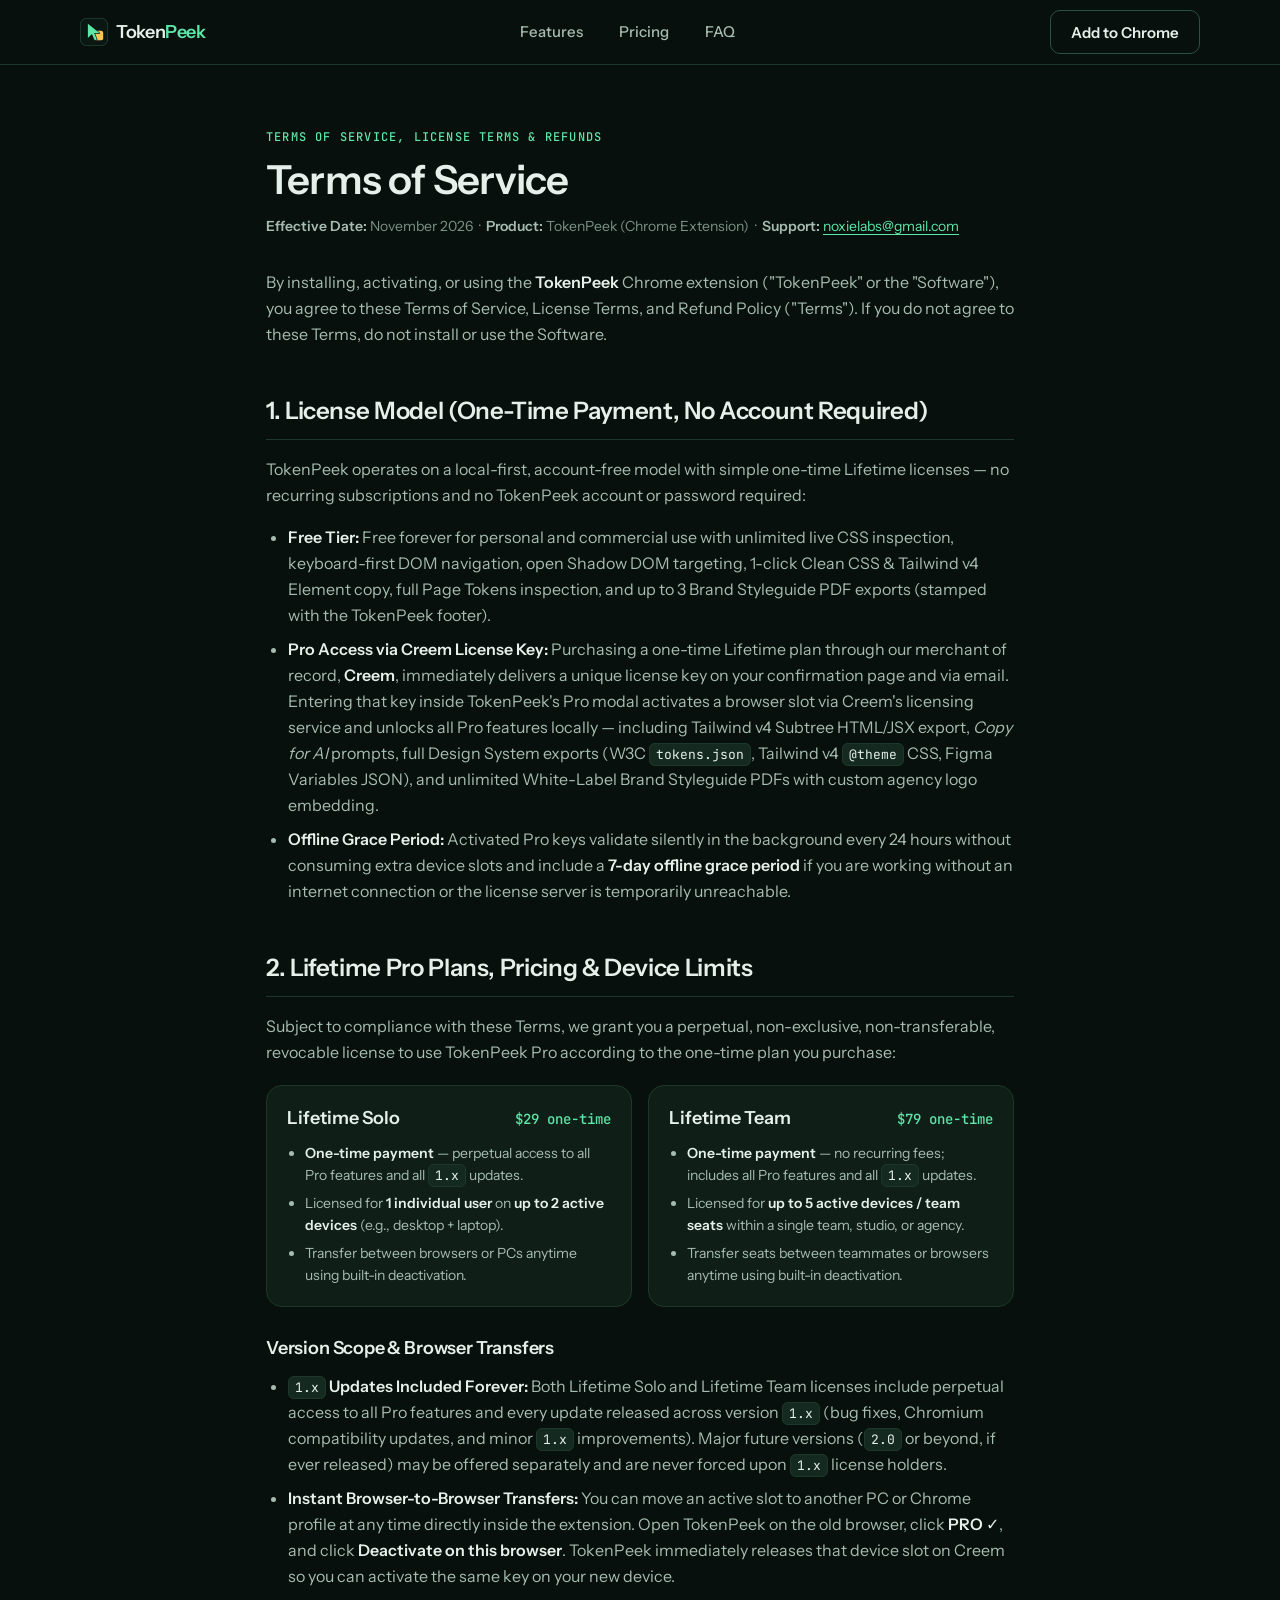
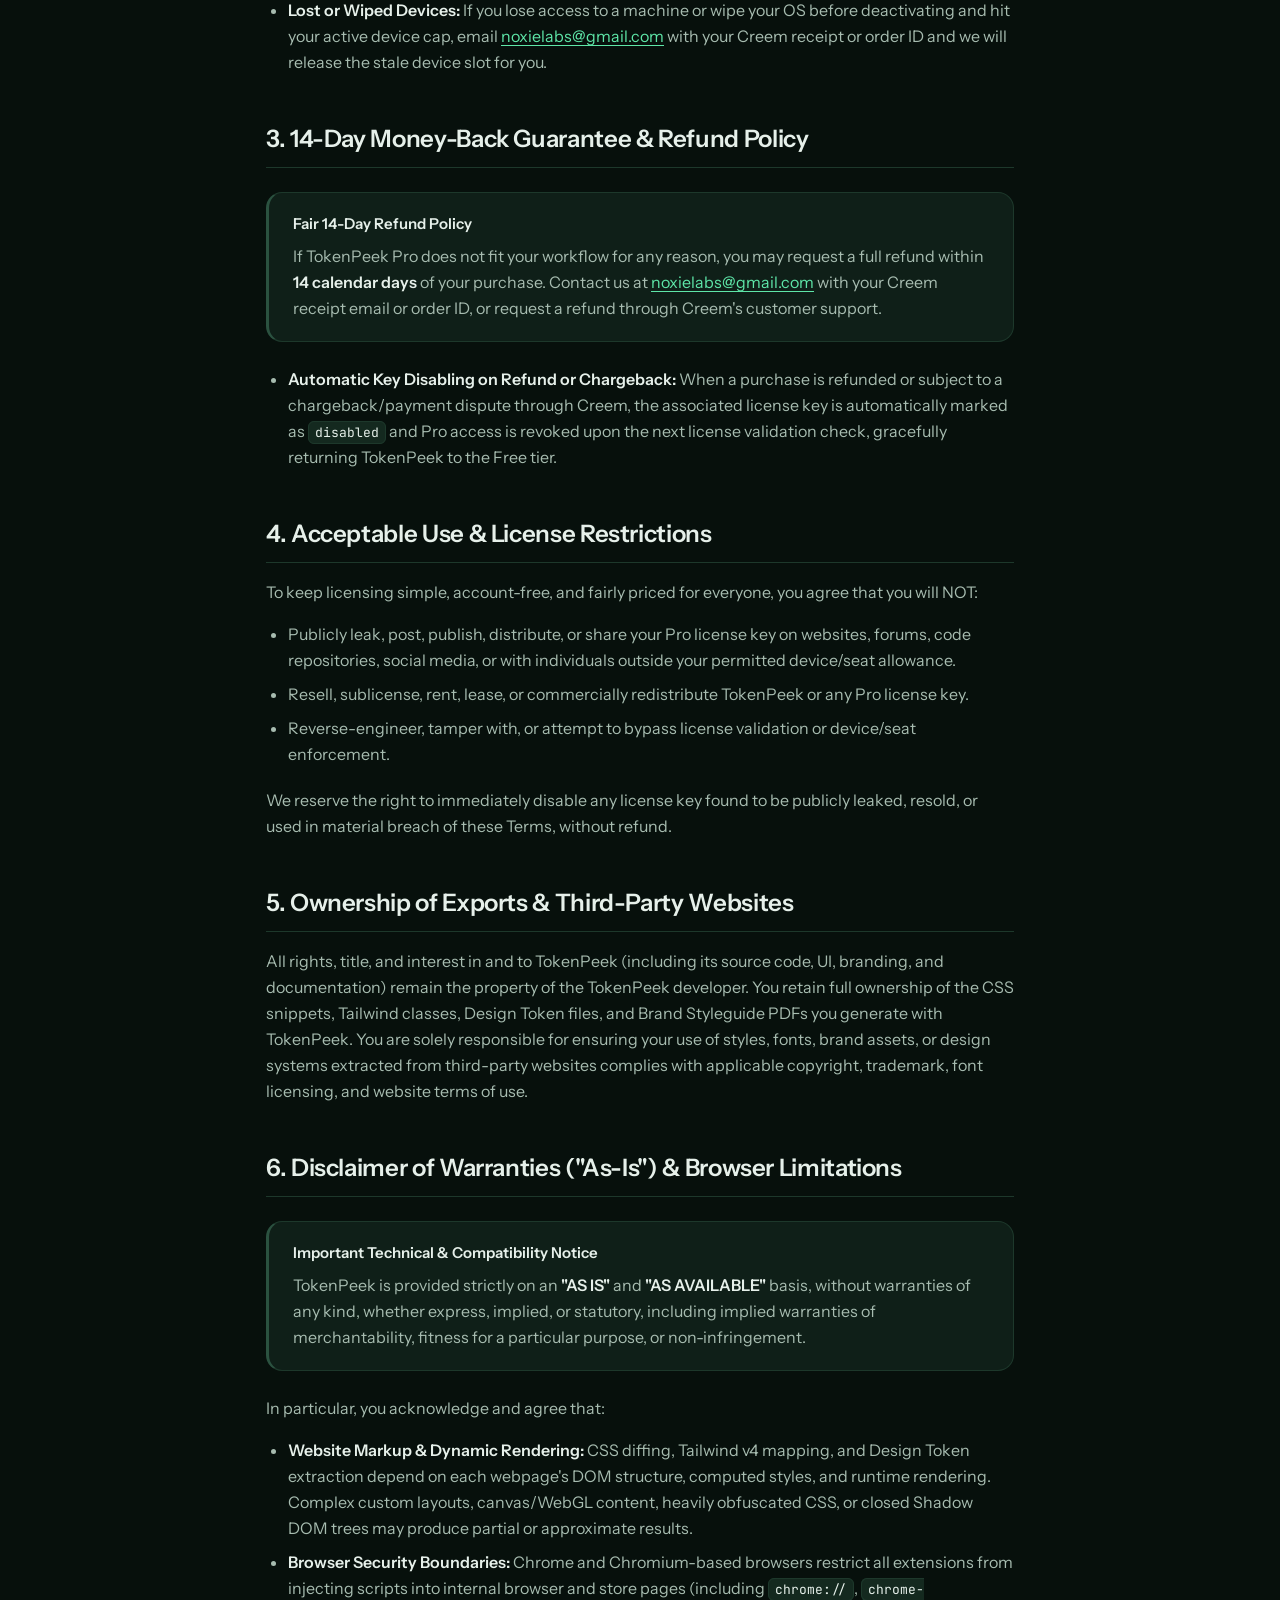
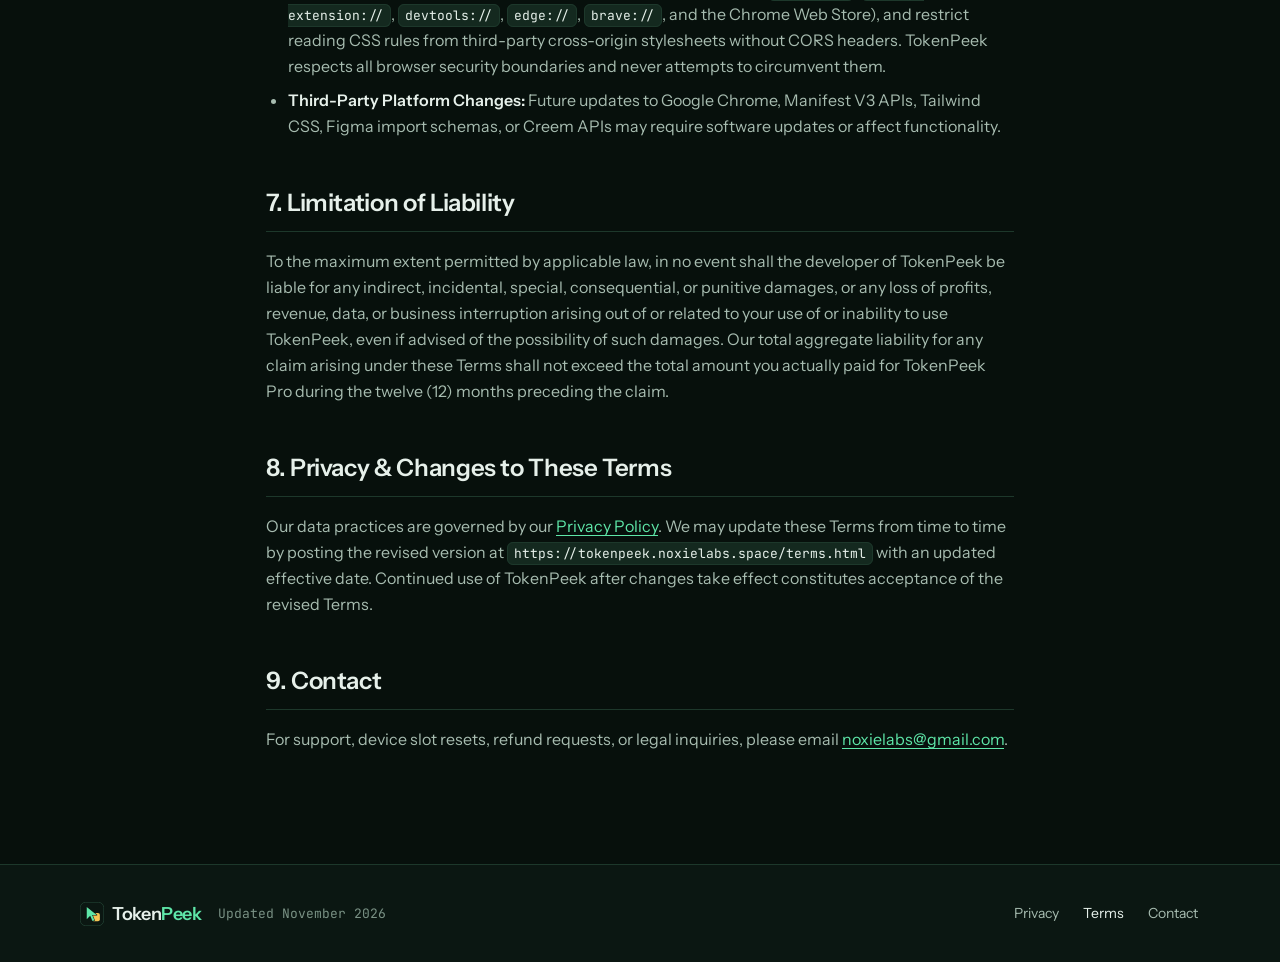
<file: terms.html>
<!DOCTYPE html>
<html lang="en">
<head>
  <meta charset="utf-8">
  <meta name="viewport" content="width=device-width, initial-scale=1">
  <title>Terms of Service, Licensing &amp; Refund Policy — TokenPeek for Chrome</title>
  <meta name="description" content="Terms of Service, Lifetime Pro License Terms, Device Limits, Browser Transfers, and 14-Day Refund Policy for TokenPeek for Chrome.">
  <link rel="canonical" href="https://tokenpeek.noxielabs.space/terms.html">
  <meta name="theme-color" content="#07100C">

  <link rel="icon" type="image/svg+xml" href="./assets/favicon.svg">
  <link rel="icon" type="image/png" sizes="32x32" href="./assets/favicon-32x32.png">
  <link rel="apple-touch-icon" sizes="180x180" href="./assets/apple-touch-icon.png">

  <meta property="og:type" content="website">
  <meta property="og:url" content="https://tokenpeek.noxielabs.space/terms.html">
  <meta property="og:title" content="Terms of Service, Licensing &amp; Refund Policy — TokenPeek for Chrome">
  <meta property="og:description" content="Terms of Service, Lifetime Pro License Terms, Device Limits, Browser Transfers, and 14-Day Refund Policy for TokenPeek for Chrome.">
  <meta property="og:image" content="https://tokenpeek.noxielabs.space/assets/og.png">
  <meta property="og:image:width" content="1200">
  <meta property="og:image:height" content="630">
  <meta name="twitter:card" content="summary_large_image">
  <meta name="twitter:image" content="https://tokenpeek.noxielabs.space/assets/og.png">

  <link rel="preload" href="./assets/fonts/instrument-sans-latin-600-normal.woff2" as="font" type="font/woff2" crossorigin>
  <link rel="preload" href="./assets/fonts/instrument-sans-latin-400-normal.woff2" as="font" type="font/woff2" crossorigin>
  <link rel="stylesheet" href="./styles.css">
</head>
<body>
  <a class="skip-link" href="#main">Skip to content</a>

  <header class="site-header">
    <div class="container nav-inner">
      <a class="brand" href="./index.html">
        <svg viewBox="0 0 128 128" width="28" height="28" aria-hidden="true"><rect width="128" height="128" rx="30" fill="#0B1712"/><rect x="1.5" y="1.5" width="125" height="125" rx="28.5" fill="none" stroke="#2B5240" stroke-width="3"/><rect x="62" y="58" width="44" height="44" rx="10" fill="#F6C453"/><path d="M36 26 L36 91.6 L54.45 73.15 L66.75 101.85 L77 97.75 L64.7 69.05 L89.3 69.05 Z" fill="#5EE6A8" stroke="#0B1712" stroke-width="5.5" stroke-linejoin="round" paint-order="stroke"/></svg>
        <span>Token<span class="brand-peek">Peek</span></span>
      </a>

      <nav class="site-nav" aria-label="Primary">
        <a href="./index.html#features">Features</a>
        <a href="./index.html#pricing">Pricing</a>
        <a href="./index.html#faq">FAQ</a>
      </nav>

      <div class="nav-actions">
        <a class="btn btn-secondary btn-nav" href="https://chromewebstore.google.com/detail/ihdffeghhnfipknimjiegjalpmfkbclk" target="_blank" rel="noopener noreferrer">
          Add to Chrome
        </a>
      </div>

      <details class="nav-mobile" id="mobile-menu">
        <summary class="nav-toggle" aria-label="Toggle navigation menu">
          <svg class="icon-menu" width="20" height="20" viewBox="0 0 24 24" fill="none" stroke="currentColor" stroke-width="1.75" stroke-linecap="round" aria-hidden="true">
            <line x1="4" y1="7" x2="20" y2="7"></line>
            <line x1="4" y1="12" x2="20" y2="12"></line>
            <line x1="4" y1="17" x2="20" y2="17"></line>
          </svg>
          <svg class="icon-close" width="20" height="20" viewBox="0 0 24 24" fill="none" stroke="currentColor" stroke-width="1.75" stroke-linecap="round" aria-hidden="true">
            <line x1="6" y1="6" x2="18" y2="18"></line>
            <line x1="18" y1="6" x2="6" y2="18"></line>
          </svg>
        </summary>
        <nav class="nav-drawer" aria-label="Mobile">
          <a href="./index.html#features">Features</a>
          <a href="./index.html#pricing">Pricing</a>
          <a href="./index.html#faq">FAQ</a>
          <a class="btn btn-primary" href="https://chromewebstore.google.com/detail/ihdffeghhnfipknimjiegjalpmfkbclk" target="_blank" rel="noopener noreferrer">
            Add to Chrome, free
          </a>
        </nav>
      </details>
    </div>
  </header>

  <main id="main" class="legal-main">
    <div class="container">
      <article class="legal-article">
        <span class="eyebrow">Terms of Service, License Terms &amp; Refunds</span>
        <h1>Terms of Service</h1>
        <p class="meta">
          <strong>Effective Date:</strong> November 2026 &nbsp;&middot;&nbsp;
          <strong>Product:</strong> TokenPeek (Chrome Extension) &nbsp;&middot;&nbsp;
          <strong>Support:</strong> <a href="mailto:noxielabs@gmail.com">noxielabs@gmail.com</a>
        </p>

        <p>
          By installing, activating, or using the <strong>TokenPeek</strong> Chrome extension ("TokenPeek" or the
          "Software"), you agree to these Terms of Service, License Terms, and Refund Policy ("Terms"). If you do not
          agree to these Terms, do not install or use the Software.
        </p>

        <h2>1. License Model (One-Time Payment, No Account Required)</h2>
        <p>
          TokenPeek operates on a local-first, account-free model with simple one-time Lifetime licenses — no recurring
          subscriptions and no TokenPeek account or password required:
        </p>
        <ul>
          <li>
            <strong>Free Tier:</strong> Free forever for personal and commercial use with unlimited live CSS inspection,
            keyboard-first DOM navigation, open Shadow DOM targeting, 1-click Clean CSS &amp; Tailwind v4 Element copy,
            full Page Tokens inspection, and up to 3 Brand Styleguide PDF exports (stamped with the TokenPeek footer).
          </li>
          <li>
            <strong>Pro Access via Creem License Key:</strong> Purchasing a one-time Lifetime plan through our merchant of
            record, <strong>Creem</strong>, immediately delivers a unique license key on your confirmation page and via
            email. Entering that key inside TokenPeek's Pro modal activates a browser slot via Creem's licensing service
            and unlocks all Pro features locally — including Tailwind v4 Subtree HTML/JSX export, <em>Copy for AI</em>
            prompts, full Design System exports (W3C <code>tokens.json</code>, Tailwind v4 <code>@theme</code> CSS, Figma
            Variables JSON), and unlimited White-Label Brand Styleguide PDFs with custom agency logo embedding.
          </li>
          <li>
            <strong>Offline Grace Period:</strong> Activated Pro keys validate silently in the background every 24 hours
            without consuming extra device slots and include a <strong>7-day offline grace period</strong> if you are
            working without an internet connection or the license server is temporarily unreachable.
          </li>
        </ul>

        <h2>2. Lifetime Pro Plans, Pricing &amp; Device Limits</h2>
        <p>
          Subject to compliance with these Terms, we grant you a perpetual, non-exclusive, non-transferable, revocable
          license to use TokenPeek Pro according to the one-time plan you purchase:
        </p>

        <div class="plan-grid">
          <section class="plan-box" aria-label="Lifetime Solo Plan">
            <div class="plan-head">
              <span class="plan-name">Lifetime Solo</span>
              <span class="plan-price">$29 one-time</span>
            </div>
            <ul>
              <li><strong>One-time payment</strong> — perpetual access to all Pro features and all <code>1.x</code> updates.</li>
              <li>Licensed for <strong>1 individual user</strong> on <strong>up to 2 active devices</strong> (e.g., desktop + laptop).</li>
              <li>Transfer between browsers or PCs anytime using built-in deactivation.</li>
            </ul>
          </section>

          <section class="plan-box" aria-label="Lifetime Team Plan">
            <div class="plan-head">
              <span class="plan-name">Lifetime Team</span>
              <span class="plan-price">$79 one-time</span>
            </div>
            <ul>
              <li><strong>One-time payment</strong> — no recurring fees; includes all Pro features and all <code>1.x</code> updates.</li>
              <li>Licensed for <strong>up to 5 active devices / team seats</strong> within a single team, studio, or agency.</li>
              <li>Transfer seats between teammates or browsers anytime using built-in deactivation.</li>
            </ul>
          </section>
        </div>

        <h3>Version Scope &amp; Browser Transfers</h3>
        <ul>
          <li>
            <strong><code>1.x</code> Updates Included Forever:</strong> Both Lifetime Solo and Lifetime Team licenses
            include perpetual access to all Pro features and every update released across version <code>1.x</code>
            (bug fixes, Chromium compatibility updates, and minor <code>1.x</code> improvements). Major future versions
            (<code>2.0</code> or beyond, if ever released) may be offered separately and are never forced upon
            <code>1.x</code> license holders.
          </li>
          <li>
            <strong>Instant Browser-to-Browser Transfers:</strong> You can move an active slot to another PC or Chrome
            profile at any time directly inside the extension. Open TokenPeek on the old browser, click
            <strong>PRO &check;</strong>, and click <strong>Deactivate on this browser</strong>. TokenPeek immediately
            releases that device slot on Creem so you can activate the same key on your new device.
          </li>
          <li>
            <strong>Lost or Wiped Devices:</strong> If you lose access to a machine or wipe your OS before deactivating
            and hit your active device cap, email <a href="mailto:noxielabs@gmail.com">noxielabs@gmail.com</a> with your Creem
            receipt or order ID and we will release the stale device slot for you.
          </li>
        </ul>

        <h2>3. 14-Day Money-Back Guarantee &amp; Refund Policy</h2>
        <div class="callout">
          <div class="callout-title">Fair 14-Day Refund Policy</div>
          <p>
            If TokenPeek Pro does not fit your workflow for any reason, you may request a full refund within
            <strong>14 calendar days</strong> of your purchase. Contact us at
            <a href="mailto:noxielabs@gmail.com">noxielabs@gmail.com</a> with your Creem receipt email or order ID, or request a
            refund through Creem's customer support.
          </p>
        </div>
        <ul>
          <li>
            <strong>Automatic Key Disabling on Refund or Chargeback:</strong> When a purchase is refunded or subject to a
            chargeback/payment dispute through Creem, the associated license key is automatically marked as
            <code>disabled</code> and Pro access is revoked upon the next license validation check, gracefully returning
            TokenPeek to the Free tier.
          </li>
        </ul>

        <h2>4. Acceptable Use &amp; License Restrictions</h2>
        <p>To keep licensing simple, account-free, and fairly priced for everyone, you agree that you will NOT:</p>
        <ul>
          <li>
            Publicly leak, post, publish, distribute, or share your Pro license key on websites, forums, code
            repositories, social media, or with individuals outside your permitted device/seat allowance.
          </li>
          <li>
            Resell, sublicense, rent, lease, or commercially redistribute TokenPeek or any Pro license key.
          </li>
          <li>
            Reverse-engineer, tamper with, or attempt to bypass license validation or device/seat enforcement.
          </li>
        </ul>
        <p>
          We reserve the right to immediately disable any license key found to be publicly leaked, resold, or used in
          material breach of these Terms, without refund.
        </p>

        <h2>5. Ownership of Exports &amp; Third-Party Websites</h2>
        <p>
          All rights, title, and interest in and to TokenPeek (including its source code, UI, branding, and documentation)
          remain the property of the TokenPeek developer. You retain full ownership of the CSS snippets, Tailwind classes,
          Design Token files, and Brand Styleguide PDFs you generate with TokenPeek. You are solely responsible for
          ensuring your use of styles, fonts, brand assets, or design systems extracted from third-party websites complies
          with applicable copyright, trademark, font licensing, and website terms of use.
        </p>

        <h2>6. Disclaimer of Warranties ("As-Is") &amp; Browser Limitations</h2>
        <div class="callout warn">
          <div class="callout-title">Important Technical &amp; Compatibility Notice</div>
          <p>
            TokenPeek is provided strictly on an <strong>"AS IS"</strong> and <strong>"AS AVAILABLE"</strong> basis,
            without warranties of any kind, whether express, implied, or statutory, including implied warranties of
            merchantability, fitness for a particular purpose, or non-infringement.
          </p>
        </div>
        <p>In particular, you acknowledge and agree that:</p>
        <ul>
          <li>
            <strong>Website Markup &amp; Dynamic Rendering:</strong> CSS diffing, Tailwind v4 mapping, and Design Token
            extraction depend on each webpage's DOM structure, computed styles, and runtime rendering. Complex custom
            layouts, canvas/WebGL content, heavily obfuscated CSS, or closed Shadow DOM trees may produce partial or
            approximate results.
          </li>
          <li>
            <strong>Browser Security Boundaries:</strong> Chrome and Chromium-based browsers restrict all extensions from
            injecting scripts into internal browser and store pages (including <code>chrome://</code>,
            <code>chrome-extension://</code>, <code>devtools://</code>, <code>edge://</code>, <code>brave://</code>, and
            the Chrome Web Store), and restrict reading CSS rules from third-party cross-origin stylesheets without CORS
            headers. TokenPeek respects all browser security boundaries and never attempts to circumvent them.
          </li>
          <li>
            <strong>Third-Party Platform Changes:</strong> Future updates to Google Chrome, Manifest V3 APIs, Tailwind
            CSS, Figma import schemas, or Creem APIs may require software updates or affect functionality.
          </li>
        </ul>

        <h2>7. Limitation of Liability</h2>
        <p>
          To the maximum extent permitted by applicable law, in no event shall the developer of TokenPeek be liable for
          any indirect, incidental, special, consequential, or punitive damages, or any loss of profits, revenue, data,
          or business interruption arising out of or related to your use of or inability to use TokenPeek, even if advised
          of the possibility of such damages. Our total aggregate liability for any claim arising under these Terms shall
          not exceed the total amount you actually paid for TokenPeek Pro during the twelve (12) months preceding the
          claim.
        </p>

        <h2>8. Privacy &amp; Changes to These Terms</h2>
        <p>
          Our data practices are governed by our <a href="./privacy.html">Privacy Policy</a>. We may update these Terms
          from time to time by posting the revised version at <code>https://tokenpeek.noxielabs.space/terms.html</code> with an
          updated effective date. Continued use of TokenPeek after changes take effect constitutes acceptance of the
          revised Terms.
        </p>

        <h2>9. Contact</h2>
        <p>
          For support, device slot resets, refund requests, or legal inquiries, please email
          <a href="mailto:noxielabs@gmail.com">noxielabs@gmail.com</a>.
        </p>
      </article>
    </div>
  </main>

  <footer class="site-footer">
    <div class="container footer-inner">
      <div class="footer-left">
        <a class="brand" href="./index.html">
          <svg viewBox="0 0 128 128" width="24" height="24" aria-hidden="true"><rect width="128" height="128" rx="30" fill="#0B1712"/><rect x="1.5" y="1.5" width="125" height="125" rx="28.5" fill="none" stroke="#2B5240" stroke-width="3"/><rect x="62" y="58" width="44" height="44" rx="10" fill="#F6C453"/><path d="M36 26 L36 91.6 L54.45 73.15 L66.75 101.85 L77 97.75 L64.7 69.05 L89.3 69.05 Z" fill="#5EE6A8" stroke="#0B1712" stroke-width="5.5" stroke-linejoin="round" paint-order="stroke"/></svg>
          <span>Token<span class="brand-peek">Peek</span></span>
        </a>
        <span class="footer-meta">Updated November 2026</span>
      </div>
      <nav class="footer-links" aria-label="Footer">
        <a href="./privacy.html">Privacy</a>
        <a href="./terms.html" aria-current="page">Terms</a>
        <a href="mailto:noxielabs@gmail.com">Contact</a>
      </nav>
    </div>
  </footer>

  <script>
    (function () {
      var m = document.getElementById("mobile-menu");
      if (!m) return;
      m.addEventListener("click", function (e) {
        if (e.target.closest(".nav-drawer a")) m.removeAttribute("open");
      });
      document.addEventListener("keydown", function (e) {
        if (e.key === "Escape" && m.hasAttribute("open")) m.removeAttribute("open");
      });
    })();
  </script>
</body>
</html>
</file>
<file: styles.css>
/* TokenPeek Marketing & Legal — Shared Stylesheet (Brand Guide v2.0) */

/* --- Self-hosted Fonts (Fontsource Latin + Mono Greek for Δ) --- */
@font-face {
  font-family: "Instrument Sans";
  font-style: normal;
  font-weight: 400;
  font-display: swap;
  src: url("./assets/fonts/instrument-sans-latin-400-normal.woff2") format("woff2");
  unicode-range: U+0000-00FF, U+0131, U+0152-0153, U+02BB-02BC, U+02C6, U+02DA, U+02DC, U+0304, U+0308, U+0329, U+2000-206F, U+20AC, U+2122, U+2191, U+2193, U+2212, U+2215, U+FEFF, U+FFFD;
}

@font-face {
  font-family: "Instrument Sans";
  font-style: normal;
  font-weight: 500;
  font-display: swap;
  src: url("./assets/fonts/instrument-sans-latin-500-normal.woff2") format("woff2");
  unicode-range: U+0000-00FF, U+0131, U+0152-0153, U+02BB-02BC, U+02C6, U+02DA, U+02DC, U+0304, U+0308, U+0329, U+2000-206F, U+20AC, U+2122, U+2191, U+2193, U+2212, U+2215, U+FEFF, U+FFFD;
}

@font-face {
  font-family: "Instrument Sans";
  font-style: normal;
  font-weight: 600;
  font-display: swap;
  src: url("./assets/fonts/instrument-sans-latin-600-normal.woff2") format("woff2");
  unicode-range: U+0000-00FF, U+0131, U+0152-0153, U+02BB-02BC, U+02C6, U+02DA, U+02DC, U+0304, U+0308, U+0329, U+2000-206F, U+20AC, U+2122, U+2191, U+2193, U+2212, U+2215, U+FEFF, U+FFFD;
}

@font-face {
  font-family: "Instrument Sans";
  font-style: normal;
  font-weight: 700;
  font-display: swap;
  src: url("./assets/fonts/instrument-sans-latin-700-normal.woff2") format("woff2");
  unicode-range: U+0000-00FF, U+0131, U+0152-0153, U+02BB-02BC, U+02C6, U+02DA, U+02DC, U+0304, U+0308, U+0329, U+2000-206F, U+20AC, U+2122, U+2191, U+2193, U+2212, U+2215, U+FEFF, U+FFFD;
}

@font-face {
  font-family: "JetBrains Mono";
  font-style: normal;
  font-weight: 400;
  font-display: swap;
  src: url("./assets/fonts/jetbrains-mono-latin-400-normal.woff2") format("woff2");
  unicode-range: U+0000-00FF, U+0131, U+0152-0153, U+02BB-02BC, U+02C6, U+02DA, U+02DC, U+0304, U+0308, U+0329, U+2000-206F, U+20AC, U+2122, U+2191, U+2193, U+2212, U+2215, U+FEFF, U+FFFD;
}

@font-face {
  font-family: "JetBrains Mono";
  font-style: normal;
  font-weight: 400;
  font-display: swap;
  src: url("./assets/fonts/jetbrains-mono-greek-400-normal.woff2") format("woff2");
  unicode-range: U+0370-0377, U+037A-037F, U+0384-038A, U+038C, U+038E-03A1, U+03A3-03FF;
}

@font-face {
  font-family: "JetBrains Mono";
  font-style: normal;
  font-weight: 500;
  font-display: swap;
  src: url("./assets/fonts/jetbrains-mono-latin-500-normal.woff2") format("woff2");
  unicode-range: U+0000-00FF, U+0131, U+0152-0153, U+02BB-02BC, U+02C6, U+02DA, U+02DC, U+0304, U+0308, U+0329, U+2000-206F, U+20AC, U+2122, U+2191, U+2193, U+2212, U+2215, U+FEFF, U+FFFD;
}

@font-face {
  font-family: "JetBrains Mono";
  font-style: normal;
  font-weight: 500;
  font-display: swap;
  src: url("./assets/fonts/jetbrains-mono-greek-500-normal.woff2") format("woff2");
  unicode-range: U+0370-0377, U+037A-037F, U+0384-038A, U+038C, U+038E-03A1, U+03A3-03FF;
}

/* --- Design Tokens --- */
:root {
  --font-sans: "Instrument Sans", ui-sans-serif, system-ui, sans-serif;
  --font-mono: "JetBrains Mono", ui-monospace, "SF Mono", Menlo, monospace;

  --color-bg: #07100C;
  --color-bg-alt: #0B1712;
  --color-surface: #0F1F18;
  --color-surface-hover: #14291F;
  --color-border: #1D382B;
  --color-border-strong: #2B5240;

  --color-text: #E6F0EA;
  --color-text-muted: #A7BCB0;
  --color-text-subtle: #7A9285;
  --color-decor: #4A6256;

  --color-accent: #5EE6A8;
  --color-accent-hover: #8DF0C4;
  --color-accent-pressed: #2FCB8B;
  --color-accent-border: #0E7A4F;
  --color-accent-soft: #0B2A1E;
  --color-on-accent: #07100C;

  --color-pro: #F6C453;
  --color-pro-soft: #2B2208;
  --color-pro-border: #6B5318;
  --color-danger: #FF7A6B;

  --radius-chip: 6px;
  --radius-btn: 10px;
  --radius-card: 16px;
  --radius-pill: 999px;

  --container: 1120px;
  --nav-h: 64px;
}

/* --- Reset & Base --- */
*,
*::before,
*::after {
  box-sizing: border-box;
}

html {
  color-scheme: dark;
  scroll-behavior: smooth;
  font-family: var(--font-sans);
  font-size: 16px;
  line-height: 26px;
  background-color: var(--color-bg);
  color: var(--color-text);
  -webkit-font-smoothing: antialiased;
  -moz-osx-font-smoothing: grayscale;
  text-size-adjust: 100%;
}

body {
  margin: 0;
  min-height: 100vh;
  display: flex;
  flex-direction: column;
  background-color: var(--color-bg);
  color: var(--color-text);
}

main {
  flex: 1 0 auto;
}

img,
video,
svg {
  max-width: 100%;
}

a {
  color: var(--color-accent);
  text-underline-offset: 3px;
}

a:hover {
  color: var(--color-accent-hover);
}

:focus-visible {
  outline: 3px solid rgba(94, 230, 168, 0.4);
  outline-offset: 2px;
}

code,
kbd {
  font-family: var(--font-mono);
  font-size: 13px;
  line-height: 20px;
  font-weight: 400;
  color: var(--color-text);
  background-color: var(--color-surface-hover);
  border: 1px solid var(--color-border);
  border-radius: var(--radius-chip);
  padding: 2px 6px;
}

.skip-link {
  position: absolute;
  left: -9999px;
  top: 8px;
  z-index: 100;
  background: var(--color-accent);
  color: var(--color-on-accent);
  font-size: 14px;
  font-weight: 600;
  padding: 10px 16px;
  border-radius: var(--radius-btn);
  text-decoration: none;
}

.skip-link:focus {
  left: 16px;
}

.container {
  width: 100%;
  max-width: calc(var(--container) + 48px);
  margin: 0 auto;
  padding: 0 24px;
}

/* --- Shared Sticky Navigation --- */
.site-header {
  position: sticky;
  top: 0;
  z-index: 40;
  background-color: var(--color-bg);
  border-bottom: 1px solid var(--color-border);
}

.nav-inner {
  height: var(--nav-h);
  display: flex;
  align-items: center;
  justify-content: space-between;
  gap: 24px;
}

.brand {
  display: inline-flex;
  align-items: center;
  gap: 8px;
  color: var(--color-text);
  text-decoration: none;
  font-size: 18px;
  line-height: 1;
  font-weight: 600;
  letter-spacing: -0.02em;
  flex-shrink: 0;
}

.brand:hover {
  color: var(--color-text);
}

.brand img,
.brand svg {
  width: 28px;
  height: 28px;
  display: block;
  flex-shrink: 0;
}

.site-footer .brand svg {
  width: 24px;
  height: 24px;
}

.brand-peek {
  color: var(--color-accent);
}

.site-nav {
  display: flex;
  align-items: center;
  gap: 28px;
}

.site-nav a {
  color: var(--color-text-muted);
  text-decoration: none;
  font-size: 15px;
  line-height: 20px;
  font-weight: 500;
  padding: 8px 4px;
  border-radius: var(--radius-chip);
  transition: color 140ms ease;
}

.site-nav a:hover,
.site-nav a[aria-current="page"] {
  color: var(--color-text);
}

.nav-actions {
  display: flex;
  align-items: center;
  gap: 12px;
}

.btn-nav {
  height: 36px;
  padding: 0 14px;
  font-size: 14px;
}

/* Mobile menu (zero-JS <details> + optional close script) */
.nav-mobile {
  display: none;
}

.nav-toggle {
  list-style: none;
  display: inline-flex;
  align-items: center;
  justify-content: center;
  width: 44px;
  height: 44px;
  border-radius: var(--radius-btn);
  border: 1px solid var(--color-border-strong);
  background: transparent;
  color: var(--color-text);
  cursor: pointer;
}

.nav-toggle::-webkit-details-marker {
  display: none;
}

.nav-toggle:hover {
  background-color: var(--color-surface-hover);
}

.nav-toggle .icon-close {
  display: none;
}

.nav-mobile[open] .nav-toggle .icon-menu {
  display: none;
}

.nav-mobile[open] .nav-toggle .icon-close {
  display: block;
}

.nav-drawer {
  position: absolute;
  top: 100%;
  left: 0;
  right: 0;
  background-color: var(--color-bg-alt);
  border-bottom: 1px solid var(--color-border);
  padding: 16px;
  display: flex;
  flex-direction: column;
  gap: 4px;
}

.nav-drawer a:not(.btn) {
  display: flex;
  align-items: center;
  min-height: 44px;
  padding: 8px 12px;
  border-radius: var(--radius-btn);
  color: var(--color-text-muted);
  text-decoration: none;
  font-size: 16px;
  font-weight: 500;
}

.nav-drawer a:not(.btn):hover {
  background-color: var(--color-surface-hover);
  color: var(--color-text);
}

.nav-drawer .btn {
  margin-top: 8px;
  width: 100%;
}

/* --- Buttons --- */
.btn {
  display: inline-flex;
  align-items: center;
  justify-content: center;
  gap: 8px;
  height: 44px;
  padding: 0 20px;
  border-radius: var(--radius-btn);
  font-family: var(--font-sans);
  font-size: 15px;
  line-height: 1;
  font-weight: 600;
  text-decoration: none;
  white-space: nowrap;
  border: 1px solid transparent;
  cursor: pointer;
  transition: background-color 140ms ease, border-color 140ms ease, color 140ms ease;
}

.btn-primary {
  background-color: var(--color-accent);
  color: var(--color-on-accent);
  border-color: transparent;
}

.btn-primary:hover {
  background-color: var(--color-accent-hover);
  color: var(--color-on-accent);
}

.btn-primary:active {
  background-color: var(--color-accent-pressed);
  color: var(--color-on-accent);
}

.btn-secondary {
  background-color: transparent;
  color: var(--color-text);
  border-color: var(--color-border-strong);
}

.btn-secondary:hover {
  background-color: var(--color-surface-hover);
  color: var(--color-text);
}

.btn-secondary:active {
  background-color: var(--color-surface);
  color: var(--color-text);
}

/* --- Badges --- */
.badge {
  display: inline-flex;
  align-items: center;
  font-family: var(--font-mono);
  font-size: 11px;
  line-height: 16px;
  font-weight: 500;
  letter-spacing: 0.08em;
  text-transform: uppercase;
  padding: 3px 10px;
  border-radius: var(--radius-pill);
  border: 1px solid transparent;
}

.badge-free {
  background-color: var(--color-accent-soft);
  color: var(--color-accent);
  border-color: var(--color-accent-border);
}

.badge-pro {
  background-color: var(--color-pro-soft);
  color: var(--color-pro);
  border-color: var(--color-pro-border);
}

/* --- Typography Helpers --- */
.eyebrow {
  display: block;
  font-family: var(--font-mono);
  font-size: 12px;
  line-height: 16px;
  font-weight: 500;
  letter-spacing: 0.10em;
  text-transform: uppercase;
  color: var(--color-accent);
  margin: 0 0 12px;
}

.section-title {
  margin: 0;
  font-size: 40px;
  line-height: 46px;
  font-weight: 600;
  letter-spacing: -0.02em;
  color: var(--color-text);
}

.section-head {
  margin-bottom: 48px;
}

/* --- Section Surfaces & Anchors --- */
.section {
  padding: 96px 0;
  scroll-margin-top: var(--nav-h);
}

.section-alt {
  background-color: var(--color-bg-alt);
  border-top: 1px solid var(--color-border);
  border-bottom: 1px solid var(--color-border);
}

/* --- Hero --- */
.section-hero {
  background-color: var(--color-bg);
  padding: 88px 0 48px;
  text-align: center;
}

.hero-inner {
  max-width: 780px;
  margin: 0 auto;
}

.hero-title {
  margin: 16px auto 24px;
  max-width: 14.5ch;
  font-size: 64px;
  line-height: 68px;
  font-weight: 600;
  letter-spacing: -0.03em;
  color: var(--color-text);
}

.hero-subhead {
  margin: 0 auto 32px;
  max-width: 48ch;
  font-size: 20px;
  line-height: 30px;
  font-weight: 400;
  color: var(--color-text-muted);
}

.hero-actions {
  display: flex;
  flex-wrap: wrap;
  justify-content: center;
  gap: 12px;
  margin-bottom: 24px;
}

.hero-trust {
  margin: 0;
  font-family: var(--font-mono);
  font-size: 12px;
  line-height: 20px;
  color: var(--color-text-subtle);
}

/* --- Product Frame --- */
.section-demo {
  background-color: var(--color-bg);
  padding: 0 0 96px;
}

.product-window {
  background-color: var(--color-surface);
  border: 1px solid var(--color-border);
  border-radius: var(--radius-card);
  overflow: hidden;
}

.window-bar {
  min-height: 44px;
  padding: 0 12px 0 16px;
  border-bottom: 1px solid var(--color-border);
  background-color: var(--color-surface);
  display: flex;
  align-items: stretch;
  gap: 16px;
}

.window-dots {
  display: inline-flex;
  align-items: center;
  gap: 8px;
  flex-shrink: 0;
}

.window-dots span {
  width: 10px;
  height: 10px;
  border-radius: var(--radius-pill);
  background-color: var(--color-decor);
  display: block;
}

.window-tabs {
  display: flex;
  align-items: stretch;
  gap: 2px;
  min-width: 0;
  overflow-x: auto;
  scrollbar-width: none;
}

.window-tabs::-webkit-scrollbar {
  display: none;
}

.window-tab {
  position: relative;
  display: inline-flex;
  align-items: center;
  gap: 6px;
  min-height: 44px;
  padding: 0 14px;
  border: 0;
  border-bottom: 2px solid transparent;
  background: transparent;
  font-family: var(--font-mono);
  font-size: 12px;
  line-height: 16px;
  font-weight: 500;
  color: var(--color-text-subtle);
  white-space: nowrap;
  cursor: pointer;
  transition: color 140ms ease, background-color 140ms ease, border-color 140ms ease;
}

.window-tab:hover {
  color: var(--color-text);
  background-color: var(--color-surface-hover);
}

.window-tab[aria-selected="true"] {
  color: var(--color-text);
  background-color: var(--color-bg-alt);
  border-bottom-color: var(--color-accent);
}

.window-tab:focus-visible {
  outline-offset: -3px;
}

.window-media {
  background-color: var(--color-bg);
}

.window-panel {
  aspect-ratio: 1174 / 615;
  background-color: var(--color-bg);
}

.window-panel[hidden] {
  display: none;
}

.window-media img,
.window-media video {
  display: block;
  width: 100%;
  height: 100%;
  object-fit: contain;
  background-color: var(--color-bg);
}

/* --- Features (3x2 + Wide Color Clustering Card) --- */
.features-grid {
  display: grid;
  grid-template-columns: repeat(3, minmax(0, 1fr));
  gap: 24px;
}

.feature-card {
  background-color: var(--color-surface);
  border: 1px solid var(--color-border);
  border-radius: var(--radius-card);
  padding: 24px;
  transition: border-color 140ms ease;
}

.feature-card:hover {
  border-color: var(--color-border-strong);
}

.feature-icon {
  width: 40px;
  height: 40px;
  border-radius: 10px;
  background-color: var(--color-accent-soft);
  border: 1px solid var(--color-accent-border);
  color: var(--color-accent);
  display: inline-flex;
  align-items: center;
  justify-content: center;
  margin-bottom: 16px;
}

.feature-card h3 {
  margin: 0 0 8px;
  font-size: 20px;
  line-height: 26px;
  font-weight: 600;
  letter-spacing: -0.01em;
  color: var(--color-text);
}

.feature-card p {
  margin: 0;
  font-size: 16px;
  line-height: 26px;
  color: var(--color-text-muted);
}

.cluster-card {
  margin-top: 24px;
  background-color: var(--color-surface);
  border: 1px solid var(--color-border);
  border-radius: var(--radius-card);
  padding: 24px;
  display: grid;
  grid-template-columns: auto minmax(0, 1fr);
  gap: 32px;
  align-items: center;
  transition: border-color 140ms ease;
}

.cluster-card:hover {
  border-color: var(--color-border-strong);
}

.cluster-diagram {
  display: flex;
  align-items: center;
  gap: 20px;
}

.cluster-group {
  display: flex;
  flex-direction: column;
  gap: 8px;
}

.cluster-label {
  font-family: var(--font-mono);
  font-size: 12px;
  line-height: 16px;
  color: var(--color-text-subtle);
}

.raw-swatches {
  display: grid;
  grid-template-columns: repeat(10, 14px);
  gap: 4px;
}

.raw-swatches span {
  width: 14px;
  height: 14px;
  border-radius: 3px;
  border: 1px solid rgba(255, 255, 255, 0.08);
  display: block;
}

.cluster-arrow {
  font-family: var(--font-mono);
  font-size: 18px;
  line-height: 1;
  color: var(--color-text-subtle);
  padding-bottom: 22px;
}

.real-swatches {
  display: flex;
  gap: 8px;
}

.real-swatches span {
  width: 34px;
  height: 34px;
  border-radius: 8px;
  border: 1px solid var(--color-border-strong);
  display: block;
}

.cluster-copy h3 {
  margin: 0 0 8px;
  font-size: 20px;
  line-height: 26px;
  font-weight: 600;
  letter-spacing: -0.01em;
  color: var(--color-text);
}

.cluster-copy p {
  margin: 0;
  font-size: 16px;
  line-height: 26px;
  color: var(--color-text-muted);
  max-width: 58ch;
}

/* --- Pricing (3 Cards, Differences Only) --- */
.pricing-grid {
  display: grid;
  grid-template-columns: repeat(3, minmax(0, 1fr));
  gap: 24px;
  align-items: stretch;
}

.price-card {
  display: flex;
  flex-direction: column;
  background-color: var(--color-surface);
  border: 1px solid var(--color-border);
  border-radius: var(--radius-card);
  padding: 24px;
  transition: border-color 140ms ease;
}

.price-card:hover {
  border-color: var(--color-border-strong);
}

.price-card.recommended {
  border-color: var(--color-accent);
}

.price-card.recommended:hover {
  border-color: var(--color-accent-hover);
}

.price-head {
  display: flex;
  align-items: center;
  justify-content: space-between;
  gap: 12px;
  margin-bottom: 16px;
}

.tier-name {
  margin: 0;
  font-size: 20px;
  line-height: 26px;
  font-weight: 600;
  letter-spacing: -0.01em;
  color: var(--color-text);
}

.tier-price {
  margin: 0 0 4px;
  font-size: 40px;
  line-height: 44px;
  font-weight: 600;
  letter-spacing: -0.03em;
  font-variant-numeric: tabular-nums;
  color: var(--color-text);
}

.tier-cadence {
  margin: 0;
  font-family: var(--font-mono);
  font-size: 13px;
  line-height: 20px;
  color: var(--color-text-subtle);
}

.tier-list {
  list-style: none;
  margin: 24px 0;
  padding: 20px 0 0;
  border-top: 1px solid var(--color-border);
  display: flex;
  flex-direction: column;
  gap: 12px;
  flex: 1 1 auto;
}

.tier-list li {
  position: relative;
  padding-left: 18px;
  font-size: 15px;
  line-height: 22px;
  color: var(--color-text-muted);
}

.tier-list li::before {
  content: "";
  position: absolute;
  left: 0;
  top: 8px;
  width: 6px;
  height: 6px;
  border-radius: var(--radius-pill);
  background-color: var(--color-border-strong);
}

.price-card.recommended .tier-list li::before {
  background-color: var(--color-accent);
}

.tier-list strong {
  color: var(--color-text);
  font-weight: 500;
}

.price-card .btn {
  width: 100%;
  margin-top: auto;
}

.pricing-footnote {
  margin: 24px 0 0;
  font-family: var(--font-mono);
  font-size: 13px;
  line-height: 22px;
  color: var(--color-text-subtle);
}

.pricing-footnote a {
  color: var(--color-text-muted);
  text-decoration: underline;
}

.pricing-footnote a:hover {
  color: var(--color-accent);
}

/* --- FAQ (details/summary, no cards) --- */
.faq-list {
  max-width: 760px;
  border-top: 1px solid var(--color-border);
}

.faq-item {
  border-bottom: 1px solid var(--color-border);
}

.faq-item summary {
  list-style: none;
  cursor: pointer;
  display: flex;
  align-items: center;
  justify-content: space-between;
  gap: 16px;
  padding: 20px 0;
  font-size: 18px;
  line-height: 26px;
  font-weight: 500;
  color: var(--color-text);
  border-radius: var(--radius-chip);
}

.faq-item summary::-webkit-details-marker {
  display: none;
}

.faq-item summary:hover {
  color: var(--color-accent-hover);
}

.faq-item summary::after {
  content: "+";
  font-family: var(--font-mono);
  font-size: 18px;
  line-height: 1;
  color: var(--color-text-subtle);
  flex-shrink: 0;
}

.faq-item[open] summary::after {
  content: "\2212";
  color: var(--color-accent);
}

.faq-answer {
  margin: 0;
  padding: 0 32px 24px 0;
  font-size: 16px;
  line-height: 26px;
  color: var(--color-text-muted);
  max-width: 62ch;
}

.faq-answer strong {
  color: var(--color-text);
  font-weight: 600;
}

/* --- Final CTA --- */
.cta-row {
  display: flex;
  flex-wrap: wrap;
  align-items: center;
  justify-content: space-between;
  gap: 24px;
}

/* --- Shared Footer --- */
.site-footer {
  background-color: var(--color-bg-alt);
  border-top: 1px solid var(--color-border);
  padding: 32px 0;
}

.footer-inner {
  display: flex;
  flex-wrap: wrap;
  align-items: center;
  justify-content: space-between;
  gap: 16px 24px;
}

.footer-left {
  display: flex;
  flex-wrap: wrap;
  align-items: center;
  gap: 12px 16px;
}

.footer-meta {
  font-family: var(--font-mono);
  font-size: 13px;
  line-height: 20px;
  color: var(--color-text-subtle);
}

.footer-links {
  display: flex;
  flex-wrap: wrap;
  align-items: center;
  gap: 20px;
}

.footer-links a {
  font-size: 14px;
  line-height: 21px;
  color: var(--color-text-muted);
  text-decoration: none;
  padding: 6px 2px;
  transition: color 140ms ease;
}

.footer-links a:hover,
.footer-links a[aria-current="page"] {
  color: var(--color-text);
}

/* --- Long-form Legal Pages (privacy.html, terms.html) --- */
.legal-main {
  background-color: var(--color-bg);
  padding: 64px 0 96px;
}

.legal-article {
  max-width: 68ch;
  margin: 0 auto;
}

.legal-article h1 {
  margin: 0 0 12px;
  font-size: 40px;
  line-height: 46px;
  font-weight: 600;
  letter-spacing: -0.02em;
  color: var(--color-text);
}

.legal-article .meta {
  margin: 0 0 32px;
  font-size: 14px;
  line-height: 22px;
  color: var(--color-text-subtle);
}

.legal-article .meta strong {
  color: var(--color-text-muted);
  font-weight: 600;
}

.legal-article h2 {
  margin: 48px 0 16px;
  padding-bottom: 12px;
  border-bottom: 1px solid var(--color-border);
  font-size: 24px;
  line-height: 32px;
  font-weight: 600;
  letter-spacing: -0.015em;
  color: var(--color-text);
}

.legal-article h3 {
  margin: 28px 0 12px;
  font-size: 18px;
  line-height: 26px;
  font-weight: 600;
  letter-spacing: -0.01em;
  color: var(--color-text);
}

.legal-article p {
  margin: 0 0 16px;
  font-size: 16px;
  line-height: 26px;
  color: var(--color-text-muted);
}

.legal-article ul,
.legal-article ol {
  margin: 0 0 20px;
  padding-left: 22px;
  color: var(--color-text-muted);
}

.legal-article li {
  margin-bottom: 8px;
  font-size: 16px;
  line-height: 26px;
}

.legal-article li ul {
  margin-top: 8px;
  margin-bottom: 8px;
}

.legal-article strong {
  color: var(--color-text);
  font-weight: 600;
}

.legal-article code {
  word-break: break-word;
}

.callout {
  background-color: var(--color-surface);
  border: 1px solid var(--color-border);
  border-left: 3px solid var(--color-border-strong);
  border-radius: var(--radius-card);
  padding: 20px 24px;
  margin: 24px 0;
}

.callout.ok {
  border-left-color: var(--color-accent);
}

.callout.warn {
  border-left-color: var(--color-border-strong);
}

.callout-title {
  font-size: 15px;
  line-height: 22px;
  font-weight: 600;
  color: var(--color-text);
  margin-bottom: 8px;
}

.callout p:last-child,
.callout ul:last-child {
  margin-bottom: 0;
}

.table-wrap {
  overflow-x: auto;
  margin: 20px 0 24px;
  border: 1px solid var(--color-border);
  border-radius: var(--radius-card);
  background-color: var(--color-surface);
}

.legal-article table {
  width: 100%;
  min-width: 580px;
  border-collapse: collapse;
  font-size: 14px;
  line-height: 22px;
  text-align: left;
}

.legal-article th:first-child,
.legal-article td:first-child {
  width: 30%;
}

.legal-article th:nth-child(2),
.legal-article td:nth-child(2) {
  width: 24%;
}

.legal-article thead th {
  background-color: var(--color-bg-alt);
  color: var(--color-text);
  font-weight: 600;
  padding: 12px 16px;
  border-bottom: 1px solid var(--color-border);
  white-space: nowrap;
}

.legal-article tbody td {
  color: var(--color-text-muted);
  padding: 12px 16px;
  border-bottom: 1px solid var(--color-border);
  vertical-align: top;
}

.legal-article tbody tr:last-child td {
  border-bottom: none;
}

.plan-grid {
  display: grid;
  grid-template-columns: repeat(2, minmax(0, 1fr));
  gap: 16px;
  margin: 20px 0 24px;
}

.plan-box {
  background-color: var(--color-surface);
  border: 1px solid var(--color-border);
  border-radius: var(--radius-card);
  padding: 20px;
}

.plan-head {
  display: flex;
  align-items: baseline;
  justify-content: space-between;
  gap: 12px;
  margin-bottom: 12px;
}

.plan-name {
  font-size: 18px;
  line-height: 24px;
  font-weight: 600;
  color: var(--color-text);
}

.plan-price {
  font-family: var(--font-mono);
  font-size: 14px;
  line-height: 20px;
  font-weight: 500;
  color: var(--color-accent);
  white-space: nowrap;
}

.plan-box ul {
  margin: 0;
  padding-left: 18px;
}

.plan-box li {
  font-size: 14px;
  line-height: 22px;
  margin-bottom: 6px;
}

.plan-box li:last-child {
  margin-bottom: 0;
}

/* --- Responsive Breakpoints --- */
@media (max-width: 960px) {
  .features-grid {
    grid-template-columns: repeat(2, minmax(0, 1fr));
  }

  .pricing-grid {
    grid-template-columns: 1fr;
    max-width: 480px;
  }

  .cluster-card {
    grid-template-columns: 1fr;
    gap: 24px;
  }
}

@media (max-width: 640px) {
  :root {
    --nav-h: 56px;
  }

  .container {
    padding: 0 16px;
  }

  .site-nav,
  .nav-actions {
    display: none;
  }

  .nav-mobile {
    display: block;
  }

  .section {
    padding: 64px 0;
  }

  .section-head {
    margin-bottom: 32px;
  }

  .section-hero {
    padding: 56px 0 32px;
  }

  .section-demo {
    padding: 0 0 64px;
  }

  .hero-title {
    font-size: 40px;
    line-height: 44px;
  }

  .hero-subhead {
    font-size: 17px;
    line-height: 26px;
  }

  .hero-actions {
    flex-direction: column;
    align-items: stretch;
  }

  .section-title,
  .legal-article h1 {
    font-size: 30px;
    line-height: 36px;
  }

  .features-grid {
    grid-template-columns: 1fr;
    gap: 16px;
  }

  .feature-card,
  .cluster-card,
  .price-card {
    padding: 20px;
  }

  .feature-card h3,
  .cluster-copy h3,
  .tier-name {
    font-size: 18px;
    line-height: 24px;
  }

  .cluster-card {
    margin-top: 16px;
  }

  .cluster-diagram {
    flex-direction: column;
    align-items: flex-start;
    gap: 12px;
  }

  .cluster-arrow {
    padding-bottom: 0;
    transform: rotate(90deg);
  }

  .pricing-grid {
    gap: 16px;
    max-width: none;
  }

  .faq-item summary {
    font-size: 16px;
    line-height: 24px;
  }

  .faq-answer {
    padding-right: 0;
  }

  .cta-row {
    flex-direction: column;
    align-items: flex-start;
  }

  .cta-row .btn {
    width: 100%;
  }

  .legal-main {
    padding: 40px 0 64px;
  }

  .plan-grid {
    grid-template-columns: 1fr;
  }

  .callout {
    padding: 16px 20px;
  }

  .legal-article thead th,
  .legal-article tbody td {
    padding: 10px 12px;
  }
}

@media (prefers-reduced-motion: reduce) {
  html {
    scroll-behavior: auto;
  }

  *,
  *::before,
  *::after {
    transition-duration: 0.01ms !important;
    animation-duration: 0.01ms !important;
  }
}

@media print {
  .site-header,
  .nav-mobile {
    display: none;
  }
}
</file>
